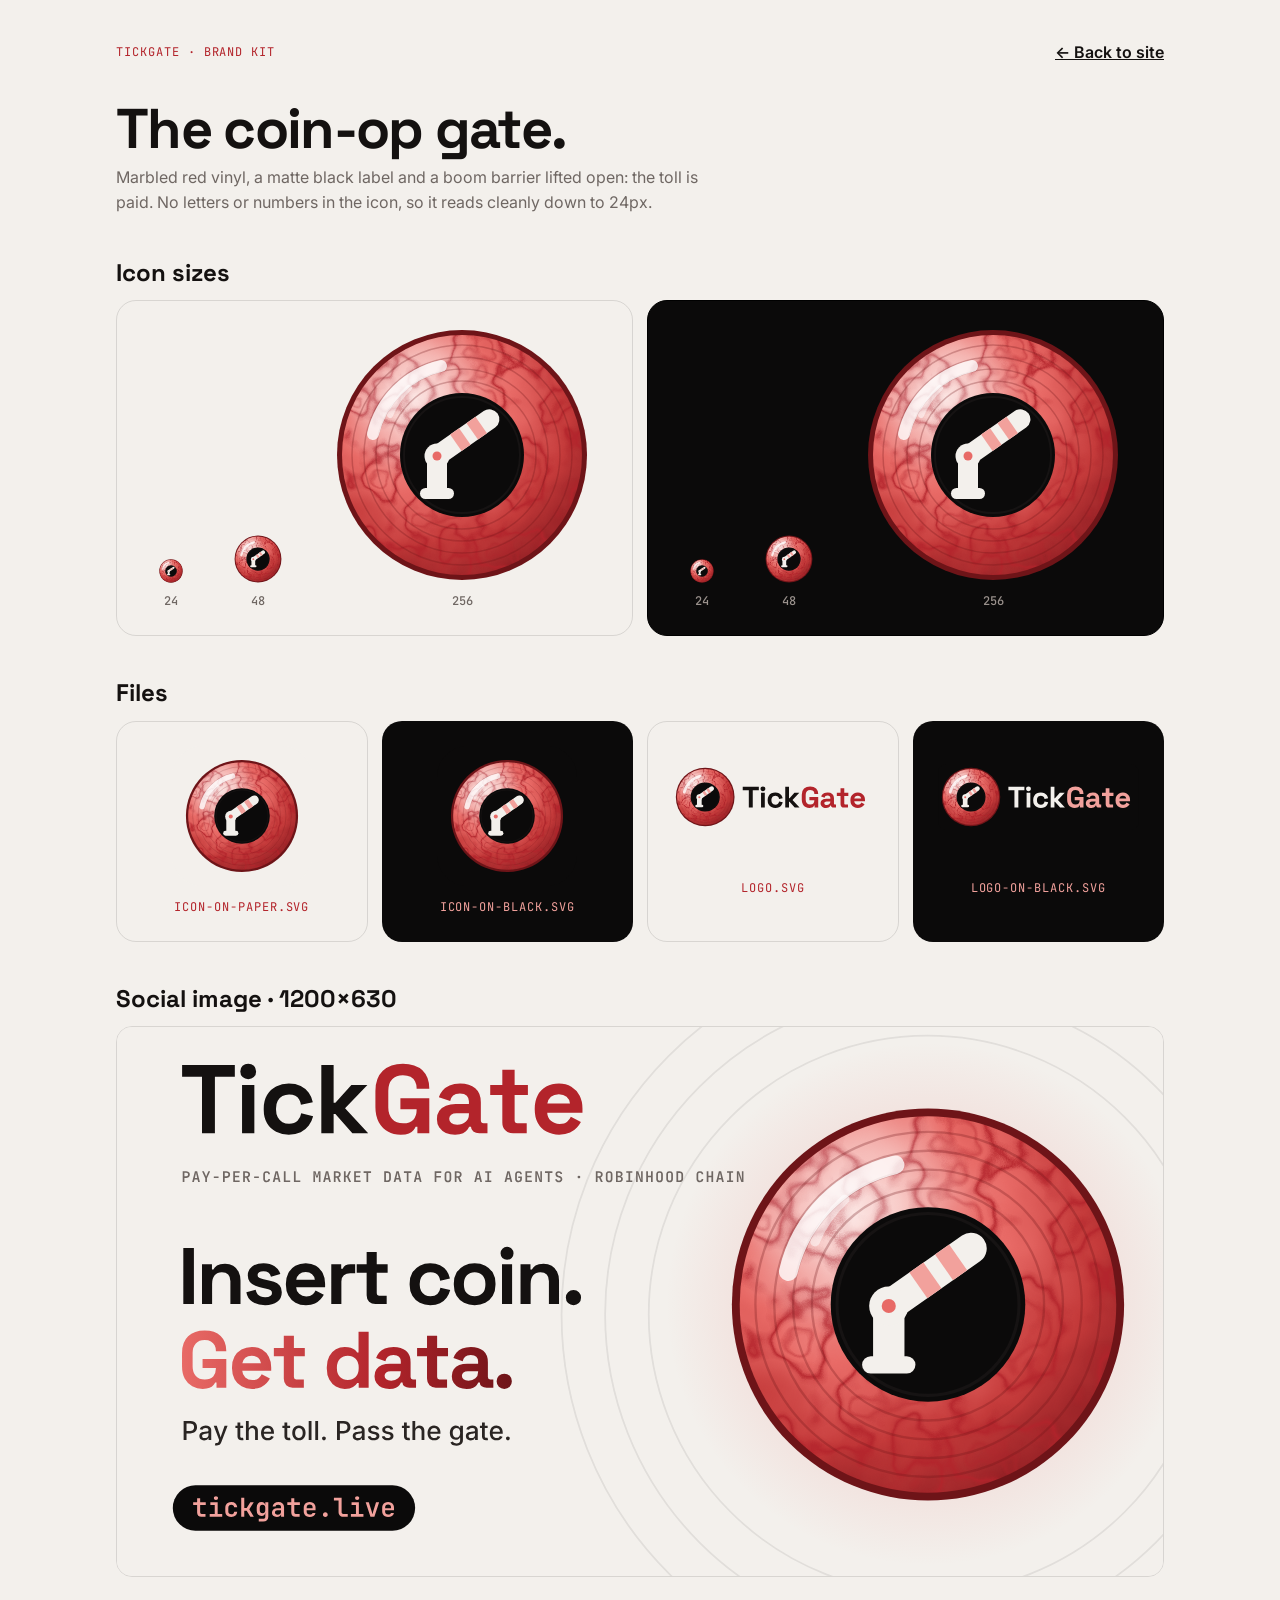
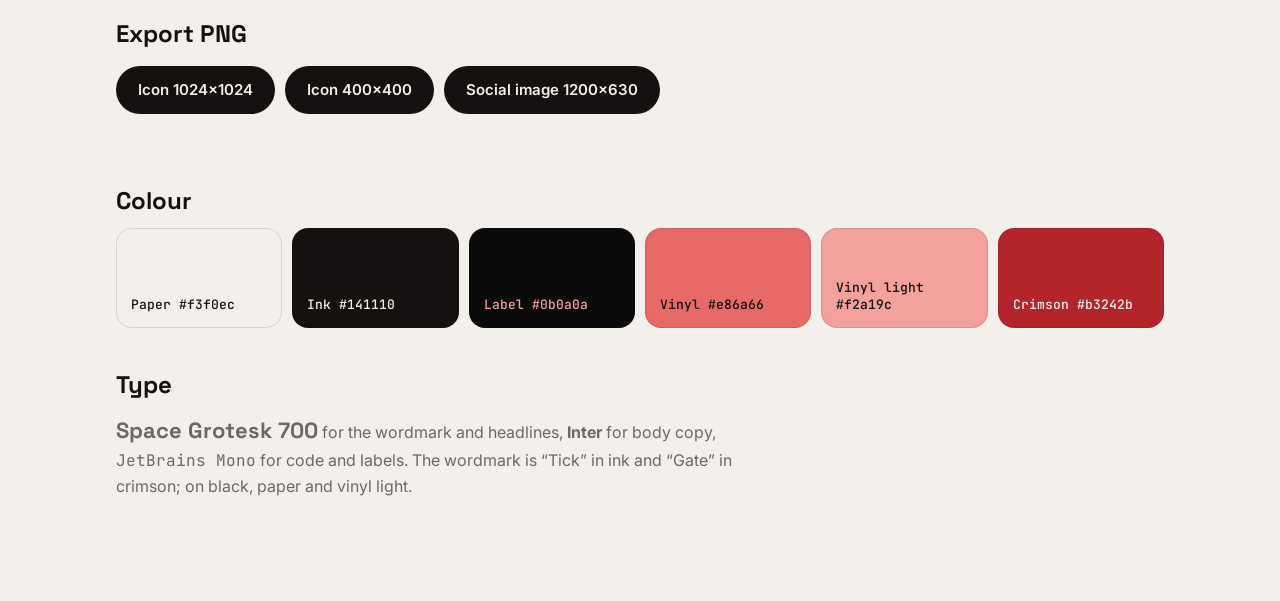
<file: brand/export.html>
<!doctype html>
<html lang="en">
<head>
<meta charset="utf-8">
<meta name="viewport" content="width=device-width,initial-scale=1">
<title>Brand kit · TickGate</title>
<meta name="description" content="TickGate brand kit: the marbled vinyl gate icon, wordmark and social image, with PNG exports.">
<link rel="canonical" href="https://tickgate.live/brand/export.html">
<link rel="icon" href="icon.svg" type="image/svg+xml">
<meta name="robots" content="noindex">
<link rel="preconnect" href="https://fonts.googleapis.com">
<link rel="preconnect" href="https://fonts.gstatic.com" crossorigin>
<link href="https://fonts.googleapis.com/css2?family=Space+Grotesk:wght@500;700&family=Inter:wght@400;600&family=JetBrains+Mono:wght@500&display=swap" rel="stylesheet">
<style>
  :root{--paper:#f3f0ec;--paper-2:#ebe6e0;--ink:#141110;--muted:#6f6763;--label:#0b0a0a;--crimson:#b3242b;--vl:#f2a19c;--line:rgba(20,17,16,.12)}
  *{box-sizing:border-box}
  body{margin:0;background:var(--paper);color:var(--ink);font:16px/1.6 Inter,system-ui,sans-serif}
  main{max-width:1080px;margin:0 auto;padding:40px 16px 80px}
  h1{font:700 clamp(34px,5vw,56px)/1.02 "Space Grotesk",sans-serif;letter-spacing:-.03em;margin:0 0 8px}
  h2{font:700 24px/1.1 "Space Grotesk",sans-serif;margin:44px 0 14px}
  p{color:var(--muted);margin:0 0 22px;max-width:62ch}
  .mono{font-family:"JetBrains Mono",monospace;font-size:12px;letter-spacing:.08em;text-transform:uppercase;color:var(--crimson)}
  .top{display:flex;justify-content:space-between;align-items:center;gap:12px;margin-bottom:34px}
  .top a{font-weight:600;color:var(--ink)}
  .sheet{display:grid;grid-template-columns:repeat(2,minmax(0,1fr));gap:14px}
  .sw{border:1px solid var(--line);border-radius:20px;padding:26px;display:flex;align-items:flex-end;justify-content:space-around;gap:20px;flex-wrap:wrap}
  .sw.dark{background:var(--label);border-color:#000}
  .sw figure{margin:0;display:grid;justify-items:center;gap:10px}
  .sw figcaption{font:500 12px "JetBrains Mono",monospace;color:var(--muted)}
  .sw.dark figcaption{color:#9a918c}
  .grid{display:grid;grid-template-columns:repeat(auto-fit,minmax(240px,1fr));gap:14px}
  .tile{border:1px solid var(--line);border-radius:20px;padding:24px;display:grid;place-items:center;gap:12px;min-height:220px}
  .tile.dark{background:var(--label)}
  .tile img{max-width:100%;height:auto}
  .og{border-radius:16px;border:1px solid var(--line);width:100%;height:auto;display:block}
  .row{display:flex;flex-wrap:wrap;gap:10px;align-items:center;margin-top:18px}
  button{font:600 15px Inter,sans-serif;min-height:48px;padding:0 22px;border-radius:999px;border:0;background:var(--ink);color:var(--paper);cursor:pointer;transition:background .25s,transform .25s}
  button:hover{background:var(--crimson);transform:translateY(-2px)}
  button:focus-visible,a:focus-visible{outline:3px solid var(--crimson);outline-offset:3px}
  .swatches{display:grid;grid-template-columns:repeat(auto-fit,minmax(150px,1fr));gap:10px}
  .chip{border-radius:16px;padding:14px;min-height:100px;display:flex;flex-direction:column;justify-content:flex-end;font:500 13px "JetBrains Mono",monospace;border:1px solid var(--line)}
  #status{font:500 13px "JetBrains Mono",monospace;color:var(--muted);margin-top:12px;min-height:1.4em}
  @media (max-width:700px){.sheet{grid-template-columns:1fr}}
</style>
</head>
<body>
<main>
  <div class="top"><span class="mono">TickGate · brand kit</span><a href="../index.html">← Back to site</a></div>
  <h1>The coin-op gate.</h1>
  <p>Marbled red vinyl, a matte black label and a boom barrier lifted open: the toll is paid. No letters or numbers in the icon, so it reads cleanly down to 24px.</p>

  <h2>Icon sizes</h2>
  <div class="sheet">
    <div class="sw"><figure><img src="icon.svg" width="24" height="24" alt="TickGate icon at 24px on paper"><figcaption>24</figcaption></figure><figure><img src="icon.svg" width="48" height="48" alt="TickGate icon at 48px on paper"><figcaption>48</figcaption></figure><figure><img src="icon.svg" width="256" height="256" alt="TickGate icon at 256px on paper"><figcaption>256</figcaption></figure></div>
    <div class="sw dark"><figure><img src="icon.svg" width="24" height="24" alt="TickGate icon at 24px on black"><figcaption>24</figcaption></figure><figure><img src="icon.svg" width="48" height="48" alt="TickGate icon at 48px on black"><figcaption>48</figcaption></figure><figure><img src="icon.svg" width="256" height="256" alt="TickGate icon at 256px on black"><figcaption>256</figcaption></figure></div>
  </div>

  <h2>Files</h2>
  <div class="grid">
    <div class="tile"><img src="icon-on-paper.svg" width="140" height="140" alt="TickGate app icon on paper"><span class="mono">icon-on-paper.svg</span></div>
    <div class="tile dark"><img src="icon-on-black.svg" width="140" height="140" alt="TickGate app icon on black"><span class="mono" style="color:var(--vl)">icon-on-black.svg</span></div>
    <div class="tile"><img src="logo.svg" width="420" alt="TickGate logo"><span class="mono">logo.svg</span></div>
    <div class="tile dark"><img src="logo-on-black.svg" width="420" alt="TickGate logo on black"><span class="mono" style="color:var(--vl)">logo-on-black.svg</span></div>
  </div>

  <h2>Social image · 1200×630</h2>
  <img class="og" src="og-image.svg" width="1200" height="630" alt="TickGate social image: wordmark, the gate icon, Insert coin. Get data. and tickgate.live">

  <h2>Export PNG</h2>
  <div class="row">
    <button type="button" data-kind="icon" data-size="1024">Icon 1024×1024</button>
    <button type="button" data-kind="icon" data-size="400">Icon 400×400</button>
    <button type="button" data-kind="og" data-size="1200">Social image 1200×630</button>
  </div>
  <div id="status" role="status" aria-live="polite"></div>

  <h2>Colour</h2>
  <div class="swatches">
    <div class="chip" style="background:#f3f0ec">Paper #f3f0ec</div>
    <div class="chip" style="background:#141110;color:#f3f0ec">Ink #141110</div>
    <div class="chip" style="background:#0b0a0a;color:#f2a19c">Label #0b0a0a</div>
    <div class="chip" style="background:#e86a66">Vinyl #e86a66</div>
    <div class="chip" style="background:#f2a19c">Vinyl light #f2a19c</div>
    <div class="chip" style="background:#b3242b;color:#f3f0ec">Crimson #b3242b</div>
  </div>
  <h2>Type</h2>
  <p><strong style="font-family:'Space Grotesk';font-size:22px">Space Grotesk 700</strong> for the wordmark and headlines, <strong>Inter</strong> for body copy, <span style="font-family:'JetBrains Mono'">JetBrains Mono</span> for code and labels. The wordmark is “Tick” in ink and “Gate” in crimson; on black, paper and vinyl light.</p>
</main>
<script>
  // Inlined so the canvas is never tainted (works from file:// too). Wordmarks are outlined paths.
  const SRC = { icon: "<svg xmlns=\"http://www.w3.org/2000/svg\" viewBox=\"0 0 512 512\" width=\"512\" height=\"512\">\n<title>TickGate</title>\n<defs>\n  <radialGradient id=\"tgG\" gradientUnits=\"userSpaceOnUse\" cx=\"164\" cy=\"143\" r=\"400\">\n    <stop offset=\"0\" stop-color=\"#f8c9c4\"/><stop offset=\".18\" stop-color=\"#f2a19c\"/>\n    <stop offset=\".45\" stop-color=\"#e86a66\"/><stop offset=\".75\" stop-color=\"#c43a3a\"/>\n    <stop offset=\"1\" stop-color=\"#8f1d22\"/>\n  </radialGradient>\n  <filter id=\"tgM\" x=\"-10%\" y=\"-10%\" width=\"120%\" height=\"120%\" color-interpolation-filters=\"sRGB\">\n    <feTurbulence type=\"fractalNoise\" baseFrequency=\".012\" numOctaves=\"3\" seed=\"4\" result=\"n\"/>\n    <feDisplacementMap in=\"SourceGraphic\" in2=\"n\" scale=\"70\" xChannelSelector=\"R\" yChannelSelector=\"G\" result=\"w\"/>\n    <feComponentTransfer in=\"n\" result=\"b\"><feFuncR type=\"table\" tableValues=\"0 0 0 0 0 0 0 0 0 .25 1 .2 0 0 .45 0 0 0 0 0 0\"/></feComponentTransfer>\n    <feColorMatrix in=\"b\" type=\"matrix\" values=\"0 0 0 0 .70  0 0 0 0 .14  0 0 0 0 .17  .85 0 0 0 0\" result=\"v\"/>\n    <feComposite in=\"v\" in2=\"SourceAlpha\" operator=\"in\" result=\"vi\"/>\n    <feMerge><feMergeNode in=\"w\"/><feMergeNode in=\"vi\"/></feMerge>\n  </filter>\n  <clipPath id=\"tgC\"><circle cx=\"256\" cy=\"256\" r=\"240\"/></clipPath>\n  <radialGradient id=\"tgH\" cx=\"30%\" cy=\"26%\" r=\"34%\"><stop offset=\"0\" stop-color=\"#fff\" stop-opacity=\".55\"/><stop offset=\"1\" stop-color=\"#fff\" stop-opacity=\"0\"/></radialGradient>\n</defs>\n  <circle cx=\"256\" cy=\"256\" r=\"250\" fill=\"#6e1418\"/>\n  <g clip-path=\"url(#tgC)\">\n    <rect x=\"-80\" y=\"-80\" width=\"672\" height=\"672\" fill=\"url(#tgG)\" filter=\"url(#tgM)\"/>\n    <circle cx=\"256\" cy=\"256\" r=\"240\" fill=\"url(#tgH)\"/>\n    <g fill=\"none\" stroke=\"#6e1418\" stroke-opacity=\".28\" stroke-width=\"3\">\n      <circle cx=\"256\" cy=\"256\" r=\"220\"/><circle cx=\"256\" cy=\"256\" r=\"196\"/><circle cx=\"256\" cy=\"256\" r=\"172\"/><circle cx=\"256\" cy=\"256\" r=\"148\"/>\n    </g>\n  </g>\n  <path d=\"M78 214 A182 182 0 0 1 214 78\" fill=\"none\" stroke=\"#fff\" stroke-opacity=\".78\" stroke-width=\"24\" stroke-linecap=\"round\"/>\n  <path d=\"M112 176 A150 150 0 0 1 150 122\" fill=\"none\" stroke=\"#fff\" stroke-opacity=\".5\" stroke-width=\"12\" stroke-linecap=\"round\"/>\n  <circle cx=\"256\" cy=\"256\" r=\"124\" fill=\"#0b0a0a\"/>\n  <circle cx=\"256\" cy=\"256\" r=\"116\" fill=\"none\" stroke=\"#161313\" stroke-width=\"4\"/>\n  <g class=\"tg-gate\">\n    <rect x=\"186\" y=\"256\" width=\"40\" height=\"80\" rx=\"12\" fill=\"#f3f0ec\"/>\n    <rect x=\"172\" y=\"322\" width=\"68\" height=\"22\" rx=\"11\" fill=\"#f3f0ec\"/>\n    <g transform=\"rotate(-35 206 258)\">\n      <rect x=\"186\" y=\"238\" width=\"168\" height=\"40\" rx=\"20\" fill=\"#f3f0ec\"/>\n      <rect x=\"252\" y=\"238\" width=\"22\" height=\"40\" fill=\"#f2a19c\"/>\n      <rect x=\"292\" y=\"238\" width=\"22\" height=\"40\" fill=\"#f2a19c\"/>\n    </g>\n    <circle cx=\"206\" cy=\"258\" r=\"25\" fill=\"#f3f0ec\"/>\n    <circle cx=\"206\" cy=\"258\" r=\"9\" fill=\"#e86a66\"/>\n  </g>\n</svg>\n", og: "<svg xmlns=\"http://www.w3.org/2000/svg\" viewBox=\"0 0 1200 630\" width=\"1200\" height=\"630\">\n<title>TickGate \u00b7 Insert coin. Get data.</title>\n<defs>\n  <linearGradient id=\"ogType\" x1=\"0\" y1=\"0\" x2=\"1\" y2=\"0\"><stop offset=\"0\" stop-color=\"#e86a66\"/><stop offset=\".6\" stop-color=\"#b3242b\"/><stop offset=\"1\" stop-color=\"#6e1418\"/></linearGradient>\n  <radialGradient id=\"ogGlow\" cx=\"50%\" cy=\"50%\" r=\"50%\"><stop offset=\"0\" stop-color=\"#e86a66\" stop-opacity=\".35\"/><stop offset=\"1\" stop-color=\"#e86a66\" stop-opacity=\"0\"/></radialGradient>\n</defs>\n<rect width=\"1200\" height=\"630\" fill=\"#f3f0ec\"/>\n<g fill=\"none\" stroke=\"#141110\" stroke-opacity=\".08\" stroke-width=\"2\">\n  <circle cx=\"930\" cy=\"330\" r=\"420\"/><circle cx=\"930\" cy=\"330\" r=\"370\"/><circle cx=\"930\" cy=\"330\" r=\"320\"/>\n</g>\n<circle cx=\"930\" cy=\"318\" r=\"300\" fill=\"url(#ogGlow)\"/>\n<g transform=\"translate(700 88) scale(.9)\"><defs>\n  <radialGradient id=\"tgG\" gradientUnits=\"userSpaceOnUse\" cx=\"164\" cy=\"143\" r=\"400\">\n    <stop offset=\"0\" stop-color=\"#f8c9c4\"/><stop offset=\".18\" stop-color=\"#f2a19c\"/>\n    <stop offset=\".45\" stop-color=\"#e86a66\"/><stop offset=\".75\" stop-color=\"#c43a3a\"/>\n    <stop offset=\"1\" stop-color=\"#8f1d22\"/>\n  </radialGradient>\n  <filter id=\"tgM\" x=\"-10%\" y=\"-10%\" width=\"120%\" height=\"120%\" color-interpolation-filters=\"sRGB\">\n    <feTurbulence type=\"fractalNoise\" baseFrequency=\".012\" numOctaves=\"3\" seed=\"4\" result=\"n\"/>\n    <feDisplacementMap in=\"SourceGraphic\" in2=\"n\" scale=\"70\" xChannelSelector=\"R\" yChannelSelector=\"G\" result=\"w\"/>\n    <feComponentTransfer in=\"n\" result=\"b\"><feFuncR type=\"table\" tableValues=\"0 0 0 0 0 0 0 0 0 .25 1 .2 0 0 .45 0 0 0 0 0 0\"/></feComponentTransfer>\n    <feColorMatrix in=\"b\" type=\"matrix\" values=\"0 0 0 0 .70  0 0 0 0 .14  0 0 0 0 .17  .85 0 0 0 0\" result=\"v\"/>\n    <feComposite in=\"v\" in2=\"SourceAlpha\" operator=\"in\" result=\"vi\"/>\n    <feMerge><feMergeNode in=\"w\"/><feMergeNode in=\"vi\"/></feMerge>\n  </filter>\n  <clipPath id=\"tgC\"><circle cx=\"256\" cy=\"256\" r=\"240\"/></clipPath>\n  <radialGradient id=\"tgH\" cx=\"30%\" cy=\"26%\" r=\"34%\"><stop offset=\"0\" stop-color=\"#fff\" stop-opacity=\".55\"/><stop offset=\"1\" stop-color=\"#fff\" stop-opacity=\"0\"/></radialGradient>\n</defs>\n  <circle cx=\"256\" cy=\"256\" r=\"250\" fill=\"#6e1418\"/>\n  <g clip-path=\"url(#tgC)\">\n    <rect x=\"-80\" y=\"-80\" width=\"672\" height=\"672\" fill=\"url(#tgG)\" filter=\"url(#tgM)\"/>\n    <circle cx=\"256\" cy=\"256\" r=\"240\" fill=\"url(#tgH)\"/>\n    <g fill=\"none\" stroke=\"#6e1418\" stroke-opacity=\".28\" stroke-width=\"3\">\n      <circle cx=\"256\" cy=\"256\" r=\"220\"/><circle cx=\"256\" cy=\"256\" r=\"196\"/><circle cx=\"256\" cy=\"256\" r=\"172\"/><circle cx=\"256\" cy=\"256\" r=\"148\"/>\n    </g>\n  </g>\n  <path d=\"M78 214 A182 182 0 0 1 214 78\" fill=\"none\" stroke=\"#fff\" stroke-opacity=\".78\" stroke-width=\"24\" stroke-linecap=\"round\"/>\n  <path d=\"M112 176 A150 150 0 0 1 150 122\" fill=\"none\" stroke=\"#fff\" stroke-opacity=\".5\" stroke-width=\"12\" stroke-linecap=\"round\"/>\n  <circle cx=\"256\" cy=\"256\" r=\"124\" fill=\"#0b0a0a\"/>\n  <circle cx=\"256\" cy=\"256\" r=\"116\" fill=\"none\" stroke=\"#161313\" stroke-width=\"4\"/>\n  <g class=\"tg-gate\">\n    <rect x=\"186\" y=\"256\" width=\"40\" height=\"80\" rx=\"12\" fill=\"#f3f0ec\"/>\n    <rect x=\"172\" y=\"322\" width=\"68\" height=\"22\" rx=\"11\" fill=\"#f3f0ec\"/>\n    <g transform=\"rotate(-35 206 258)\">\n      <rect x=\"186\" y=\"238\" width=\"168\" height=\"40\" rx=\"20\" fill=\"#f3f0ec\"/>\n      <rect x=\"252\" y=\"238\" width=\"22\" height=\"40\" fill=\"#f2a19c\"/>\n      <rect x=\"292\" y=\"238\" width=\"22\" height=\"40\" fill=\"#f2a19c\"/>\n    </g>\n    <circle cx=\"206\" cy=\"258\" r=\"25\" fill=\"#f3f0ec\"/>\n    <circle cx=\"206\" cy=\"258\" r=\"9\" fill=\"#e86a66\"/>\n  </g></g>\n<g transform=\"translate(72 122)\"><path fill=\"#141110\" d=\"M25.536 0.0V-64.96000000000001H2.688V-78.4H63.168V-64.96000000000001H40.32V0.0ZM71.45599999999999 0.0V-55.552H85.568V0.0ZM78.512 -62.048Q74.704 -62.048 72.072 -64.512Q69.44 -66.976 69.44 -71.008Q69.44 -75.04 72.072 -77.504Q74.704 -79.968 78.512 -79.968Q82.43199999999999 -79.968 85.00799999999998 -77.504Q87.58399999999999 -75.04 87.58399999999999 -71.008Q87.58399999999999 -66.976 85.00799999999998 -64.512Q82.43199999999999 -62.048 78.512 -62.048ZM125.10399999999998 1.568Q117.03999999999999 1.568 110.488 -1.792Q103.93599999999999 -5.152 100.12799999999999 -11.536000000000001Q96.32 -17.92 96.32 -26.992V-28.560000000000002Q96.32 -37.632 100.12799999999999 -44.016Q103.93599999999999 -50.4 110.488 -53.760000000000005Q117.03999999999999 -57.120000000000005 125.10399999999998 -57.120000000000005Q133.05599999999998 -57.120000000000005 138.76799999999997 -54.32000000000001Q144.48 -51.52 148.00799999999998 -46.648Q151.536 -41.776 152.656 -35.616L138.992 -32.704Q138.54399999999998 -36.064 136.976 -38.751999999999995Q135.408 -41.44 132.552 -43.007999999999996Q129.696 -44.576 125.44 -44.576Q121.184 -44.576 117.768 -42.728Q114.35199999999999 -40.88 112.392 -37.24Q110.43199999999999 -33.6 110.43199999999999 -28.336000000000002V-27.216Q110.43199999999999 -21.952 112.392 -18.312Q114.35199999999999 -14.672 117.768 -12.824000000000002Q121.184 -10.976 125.44 -10.976Q131.82399999999998 -10.976 135.128 -14.280000000000001Q138.432 -17.584 139.328 -22.96L152.992 -19.712Q151.536 -13.776 148.00799999999998 -8.904Q144.48 -4.032 138.76799999999997 -1.232Q133.05599999999998 1.568 125.10399999999998 1.568ZM162.4 0.0V-78.4H176.512V-35.056H178.528L196.89600000000002 -55.552H215.264L189.61599999999999 -28.672L216.16 0.0H198.01600000000002L178.528 -22.064H176.512V0.0Z\"/><path fill=\"#b3242b\" d=\"M253.34400000000002 1.568Q245.28000000000003 1.568 238.728 -2.072Q232.17600000000002 -5.712 228.312 -12.712Q224.448 -19.712 224.448 -29.792V-48.608000000000004Q224.448 -63.728 232.96 -71.848Q241.472 -79.968 256.03200000000004 -79.968Q270.48 -79.968 278.37600000000003 -72.29599999999999Q286.27200000000005 -64.624 286.27200000000005 -51.52V-51.072H271.712V-51.968Q271.712 -56.112 269.976 -59.472Q268.24 -62.832 264.76800000000003 -64.792Q261.296 -66.752 256.03200000000004 -66.752Q248.192 -66.752 243.71200000000002 -61.936Q239.23200000000003 -57.120000000000005 239.23200000000003 -48.832V-29.568Q239.23200000000003 -21.392 243.71200000000002 -16.408Q248.192 -11.424 256.25600000000003 -11.424Q264.32 -11.424 268.01599999999996 -15.68Q271.712 -19.936 271.712 -26.432000000000002V-27.552H253.12V-40.096000000000004H286.27200000000005V0.0H272.608V-7.5040000000000004H270.592Q269.808 -5.6000000000000005 268.072 -3.4720000000000004Q266.336 -1.344 262.86400000000003 0.11199999999999999Q259.392 1.568 253.34400000000002 1.568ZM315.84000000000003 1.568Q309.904 1.568 305.2 -0.504Q300.496 -2.576 297.752 -6.5520000000000005Q295.00800000000004 -10.528 295.00800000000004 -16.240000000000002Q295.00800000000004 -21.952 297.752 -25.816000000000003Q300.496 -29.68 305.368 -31.64Q310.24 -33.6 316.512 -33.6H331.744V-36.736000000000004Q331.744 -40.656 329.28000000000003 -43.176Q326.81600000000003 -45.696 321.44 -45.696Q316.176 -45.696 313.6 -43.288Q311.024 -40.88 310.24 -37.072L297.248 -41.44Q298.592 -45.696 301.56 -49.224000000000004Q304.528 -52.752 309.512 -54.93600000000001Q314.496 -57.120000000000005 321.664 -57.120000000000005Q332.64 -57.120000000000005 339.024 -51.632000000000005Q345.408 -46.144 345.408 -35.728V-15.008000000000001Q345.408 -11.648 348.544 -11.648H353.024V0.0H343.616Q339.472 0.0 336.784 -2.016Q334.096 -4.032 334.096 -7.392V-7.5040000000000004H331.968Q331.52 -6.16 329.952 -3.976Q328.384 -1.792 325.024 -0.11199999999999999Q321.664 1.568 315.84000000000003 1.568ZM318.30400000000003 -9.856Q324.24 -9.856 327.992 -13.16Q331.744 -16.464 331.744 -21.952V-23.072H317.52Q313.6 -23.072 311.36 -21.392Q309.12 -19.712 309.12 -16.688Q309.12 -13.664 311.472 -11.76Q313.824 -9.856 318.30400000000003 -9.856ZM382.36800000000005 0.0Q376.88000000000005 0.0 373.46400000000006 -3.416Q370.04800000000006 -6.832 370.04800000000006 -12.544V-43.904H356.16V-55.552H370.04800000000006V-72.8H384.16V-55.552H399.39200000000005V-43.904H384.16V-15.008000000000001Q384.16 -11.648 387.29600000000005 -11.648H398.04800000000006V0.0ZM435.232 1.568Q426.944 1.568 420.61600000000004 -1.9600000000000002Q414.28800000000007 -5.488 410.76000000000005 -11.928Q407.232 -18.368000000000002 407.232 -27.104V-28.448Q407.232 -37.184 410.70400000000006 -43.623999999999995Q414.17600000000004 -50.064 420.44800000000004 -53.592Q426.72 -57.120000000000005 435.00800000000004 -57.120000000000005Q443.184 -57.120000000000005 449.232 -53.480000000000004Q455.28000000000003 -49.84 458.64000000000004 -43.400000000000006Q462.00000000000006 -36.96 462.00000000000006 -28.448V-23.632H421.56800000000004Q421.79200000000003 -17.92 425.82400000000007 -14.336000000000002Q429.85600000000005 -10.752 435.68000000000006 -10.752Q441.61600000000004 -10.752 444.41600000000005 -13.328Q447.21600000000007 -15.904 448.672 -19.04L460.208 -12.992Q458.64000000000004 -10.08 455.672 -6.664Q452.70400000000006 -3.248 447.77600000000007 -0.8400000000000001Q442.84800000000007 1.568 435.232 1.568ZM421.68000000000006 -34.160000000000004H447.66400000000004Q447.21600000000007 -38.976 443.80000000000007 -41.888000000000005Q440.384 -44.800000000000004 434.8960000000001 -44.800000000000004Q429.184 -44.800000000000004 425.82400000000007 -41.888000000000005Q422.46400000000006 -38.976 421.68000000000006 -34.160000000000004Z\"/></g>\n<path fill=\"#6f6763\" transform=\"translate(74 178)\" d=\"M1.36 0.0V-12.41H5.474Q6.698 -12.41 7.599 -11.9425Q8.5 -11.475000000000001 9.0015 -10.625Q9.503 -9.775 9.503 -8.619Q9.503 -7.497000000000001 9.0015 -6.6385000000000005Q8.5 -5.78 7.599 -5.3125Q6.698 -4.845000000000001 5.474 -4.845000000000001H3.349V0.0ZM3.349 -6.630000000000001H5.474Q6.392 -6.630000000000001 6.944500000000001 -7.174000000000001Q7.497000000000001 -7.718000000000001 7.497000000000001 -8.619Q7.497000000000001 -9.554 6.944500000000001 -10.089500000000001Q6.392 -10.625 5.474 -10.625H3.349ZM12.223 0.0 15.368 -12.41H17.952L21.097 0.0H19.091L18.36 -3.0770000000000004H14.96L14.246 0.0ZM15.317 -4.7090000000000005H17.986L17.204 -8.16Q17.0 -9.044 16.8555 -9.741Q16.711000000000002 -10.438 16.66 -10.71Q16.609 -10.438 16.473 -9.749500000000001Q16.337 -9.061 16.133000000000003 -8.177000000000001ZM27.234 0.0V-4.539000000000001L23.562 -12.41H25.619L27.693 -7.905Q27.914 -7.429 28.058500000000002 -6.987Q28.203000000000003 -6.545000000000001 28.254 -6.29Q28.305 -6.545000000000001 28.4495 -6.987Q28.594 -7.429 28.798000000000002 -7.905L30.821 -12.41H32.878L29.206000000000003 -4.539000000000001V0.0ZM37.06 -4.7090000000000005V-6.511H42.5V-4.7090000000000005ZM47.6 0.0V-12.41H51.714Q52.938 -12.41 53.839 -11.9425Q54.74 -11.475000000000001 55.2415 -10.625Q55.743 -9.775 55.743 -8.619Q55.743 -7.497000000000001 55.2415 -6.6385000000000005Q54.74 -5.78 53.839 -5.3125Q52.938 -4.845000000000001 51.714 -4.845000000000001H49.589V0.0ZM49.589 -6.630000000000001H51.714Q52.632000000000005 -6.630000000000001 53.1845 -7.174000000000001Q53.737 -7.718000000000001 53.737 -8.619Q53.737 -9.554 53.1845 -10.089500000000001Q52.632000000000005 -10.625 51.714 -10.625H49.589ZM59.347 0.0V-12.41H66.708V-10.676H61.30200000000001V-7.293H66.113V-5.559H61.30200000000001V-1.7340000000000002H66.708V0.0ZM70.72 0.0V-12.41H74.63Q75.837 -12.41 76.7295 -11.9595Q77.622 -11.509 78.11500000000001 -10.6845Q78.608 -9.860000000000001 78.608 -8.755Q78.608 -7.514 77.979 -6.5875Q77.35 -5.6610000000000005 76.279 -5.287000000000001L78.778 0.0H76.551L74.324 -5.015000000000001H72.692V0.0ZM72.692 -6.766000000000001H74.63Q75.531 -6.766000000000001 76.0665 -7.284500000000001Q76.602 -7.803000000000001 76.602 -8.704Q76.602 -9.605 76.0665 -10.132000000000001Q75.531 -10.659 74.63 -10.659H72.692ZM83.3 -4.7090000000000005V-6.511H88.74000000000001V-4.7090000000000005ZM97.64800000000001 0.17Q96.47500000000001 0.17 95.5995 -0.272Q94.724 -0.7140000000000001 94.248 -1.5385Q93.772 -2.363 93.772 -3.4680000000000004V-8.942Q93.772 -10.064 94.248 -10.88Q94.724 -11.696000000000002 95.5995 -12.138000000000002Q96.47500000000001 -12.58 97.64800000000001 -12.58Q98.83800000000001 -12.58 99.69650000000001 -12.1295Q100.555 -11.679 101.031 -10.871500000000001Q101.507 -10.064 101.507 -8.942H99.53500000000001Q99.53500000000001 -9.860000000000001 99.042 -10.3445Q98.549 -10.829 97.64800000000001 -10.829Q96.747 -10.829 96.24549999999999 -10.3445Q95.744 -9.860000000000001 95.744 -8.942V-3.4680000000000004Q95.744 -2.567 96.24549999999999 -2.0740000000000003Q96.747 -1.5810000000000002 97.64800000000001 -1.5810000000000002Q98.549 -1.5810000000000002 99.042 -2.0740000000000003Q99.53500000000001 -2.567 99.53500000000001 -3.4680000000000004H101.507Q101.507 -2.3800000000000003 101.031 -1.5555000000000003Q100.555 -0.7310000000000001 99.69650000000001 -0.2805Q98.83800000000001 0.17 97.64800000000001 0.17ZM104.703 0.0 107.84800000000001 -12.41H110.432L113.57700000000001 0.0H111.57100000000001L110.84 -3.0770000000000004H107.44000000000001L106.72600000000001 0.0ZM107.79700000000001 -4.7090000000000005H110.46600000000001L109.68400000000001 -8.16Q109.48 -9.044 109.3355 -9.741Q109.191 -10.438 109.14 -10.71Q109.08900000000001 -10.438 108.953 -9.749500000000001Q108.81700000000001 -9.061 108.613 -8.177000000000001ZM117.40200000000002 0.0V-12.41H119.391V-1.836H124.72900000000001V0.0ZM128.96200000000002 0.0V-12.41H130.95100000000002V-1.836H136.28900000000002V0.0ZM151.317 0.0V-12.41H153.714L154.938 -8.449Q155.125 -7.871 155.244 -7.3695Q155.363 -6.868 155.414 -6.630000000000001Q155.465 -6.868 155.584 -7.3695Q155.703 -7.871 155.873 -8.449L157.046 -12.41H159.443V0.0H157.573V-4.0120000000000005Q157.573 -4.845000000000001 157.62400000000002 -5.831Q157.675 -6.817 157.75150000000002 -7.82Q157.828 -8.823 157.9215 -9.732500000000002Q158.01500000000001 -10.642000000000001 158.083 -11.305000000000001L156.332 -5.372000000000001H154.462L152.677 -11.305000000000001Q152.762 -10.659 152.84699999999998 -9.7835Q152.932 -8.908000000000001 153.0085 -7.913500000000001Q153.085 -6.9190000000000005 153.13600000000002 -5.916Q153.187 -4.913 153.187 -4.0120000000000005V0.0ZM162.50300000000001 0.0 165.648 -12.41H168.232L171.377 0.0H169.371L168.64000000000001 -3.0770000000000004H165.24L164.526 0.0ZM165.597 -4.7090000000000005H168.266L167.484 -8.16Q167.28 -9.044 167.1355 -9.741Q166.991 -10.438 166.94 -10.71Q166.889 -10.438 166.753 -9.749500000000001Q166.617 -9.061 166.413 -8.177000000000001ZM174.76000000000002 0.0V-12.41H178.67000000000002Q179.877 -12.41 180.7695 -11.9595Q181.662 -11.509 182.155 -10.6845Q182.648 -9.860000000000001 182.648 -8.755Q182.648 -7.514 182.019 -6.5875Q181.39000000000001 -5.6610000000000005 180.31900000000002 -5.287000000000001L182.818 0.0H180.591L178.364 -5.015000000000001H176.732V0.0ZM176.732 -6.766000000000001H178.67000000000002Q179.571 -6.766000000000001 180.10649999999998 -7.284500000000001Q180.642 -7.803000000000001 180.642 -8.704Q180.642 -9.605 180.10649999999998 -10.132000000000001Q179.571 -10.659 178.67000000000002 -10.659H176.732ZM186.32000000000002 0.0V-12.41H188.309V-7.3100000000000005H189.856L192.304 -12.41H194.446L191.607 -6.460000000000001L194.59900000000002 0.0H192.372L189.839 -5.525H188.309V0.0ZM198.067 0.0V-12.41H205.428V-10.676H200.02200000000002V-7.293H204.833V-5.559H200.02200000000002V-1.7340000000000002H205.428V0.0ZM212.19400000000002 0.0V-10.591000000000001H208.89600000000002V-12.427000000000001H217.464V-10.591000000000001H214.16600000000003V0.0ZM232.543 0.0V-12.41H236.11300000000003Q237.371 -12.41 238.28050000000002 -11.934000000000001Q239.19000000000003 -11.458 239.70000000000002 -10.5995Q240.21 -9.741000000000001 240.21 -8.568000000000001V-3.8590000000000004Q240.21 -2.6860000000000004 239.70000000000002 -1.8190000000000002Q239.19000000000003 -0.9520000000000001 238.28050000000002 -0.47600000000000003Q237.371 0.0 236.11300000000003 0.0ZM234.532 -1.8190000000000002H236.11300000000003Q237.09900000000002 -1.8190000000000002 237.66000000000003 -2.363Q238.221 -2.907 238.221 -3.8590000000000004V-8.568000000000001Q238.221 -9.503 237.66000000000003 -10.047Q237.09900000000002 -10.591000000000001 236.11300000000003 -10.591000000000001H234.532ZM243.42300000000003 0.0 246.568 -12.41H249.15200000000002L252.29700000000003 0.0H250.29100000000003L249.56000000000003 -3.0770000000000004H246.16000000000003L245.44600000000003 0.0ZM246.51700000000002 -4.7090000000000005H249.186L248.40400000000002 -8.16Q248.20000000000002 -9.044 248.05550000000002 -9.741Q247.91100000000003 -10.438 247.86 -10.71Q247.80900000000003 -10.438 247.673 -9.749500000000001Q247.537 -9.061 247.33300000000003 -8.177000000000001ZM258.434 0.0V-10.591000000000001H255.13600000000002V-12.427000000000001H263.704V-10.591000000000001H260.406V0.0ZM266.543 0.0 269.688 -12.41H272.272L275.417 0.0H273.411L272.68 -3.0770000000000004H269.28L268.566 0.0ZM269.637 -4.7090000000000005H272.306L271.524 -8.16Q271.32 -9.044 271.1755 -9.741Q271.031 -10.438 270.98 -10.71Q270.929 -10.438 270.793 -9.749500000000001Q270.657 -9.061 270.453 -8.177000000000001ZM290.428 0.0V-12.427000000000001H298.044V-10.591000000000001H292.366V-7.072000000000001H297.602V-5.236000000000001H292.4V0.0ZM305.66 0.17Q304.487 0.17 303.62850000000003 -0.272Q302.77 -0.7140000000000001 302.311 -1.5385Q301.852 -2.363 301.852 -3.4680000000000004V-8.942Q301.852 -10.064 302.311 -10.88Q302.77 -11.696000000000002 303.62850000000003 -12.138000000000002Q304.487 -12.58 305.66 -12.58Q306.85 -12.58 307.70000000000005 -12.138000000000002Q308.55 -11.696000000000002 309.009 -10.88Q309.468 -10.064 309.468 -8.942V-3.4680000000000004Q309.468 -2.363 309.009 -1.5385Q308.55 -0.7140000000000001 307.70000000000005 -0.272Q306.85 0.17 305.66 0.17ZM305.66 -1.5810000000000002Q306.561 -1.5810000000000002 307.0285 -2.0740000000000003Q307.496 -2.567 307.496 -3.4680000000000004V-8.942Q307.496 -9.860000000000001 307.0285 -10.3445Q306.561 -10.829 305.66 -10.829Q304.759 -10.829 304.29150000000004 -10.3445Q303.824 -9.860000000000001 303.824 -8.942V-3.4680000000000004Q303.824 -2.567 304.3 -2.0740000000000003Q304.776 -1.5810000000000002 305.66 -1.5810000000000002ZM313.48 0.0V-12.41H317.39Q318.597 -12.41 319.4895 -11.9595Q320.382 -11.509 320.875 -10.6845Q321.368 -9.860000000000001 321.368 -8.755Q321.368 -7.514 320.73900000000003 -6.5875Q320.11 -5.6610000000000005 319.039 -5.287000000000001L321.538 0.0H319.311L317.084 -5.015000000000001H315.452V0.0ZM315.452 -6.766000000000001H317.39Q318.291 -6.766000000000001 318.8265 -7.284500000000001Q319.362 -7.803000000000001 319.362 -8.704Q319.362 -9.605 318.8265 -10.132000000000001Q318.291 -10.659 317.39 -10.659H315.452ZM335.903 0.0 339.048 -12.41H341.632L344.777 0.0H342.771L342.04 -3.0770000000000004H338.64L337.926 0.0ZM338.997 -4.7090000000000005H341.666L340.884 -8.16Q340.68 -9.044 340.5355 -9.741Q340.391 -10.438 340.34000000000003 -10.71Q340.289 -10.438 340.153 -9.749500000000001Q340.017 -9.061 339.813 -8.177000000000001ZM348.398 0.0V-1.7510000000000001H350.897V-10.659H348.398V-12.41H355.402V-10.659H352.903V-1.7510000000000001H355.402V0.0ZM370.583 0.0 373.728 -12.41H376.312L379.457 0.0H377.451L376.72 -3.0770000000000004H373.32L372.606 0.0ZM373.677 -4.7090000000000005H376.346L375.564 -8.16Q375.36 -9.044 375.2155 -9.741Q375.071 -10.438 375.02000000000004 -10.71Q374.969 -10.438 374.83299999999997 -9.749500000000001Q374.697 -9.061 374.493 -8.177000000000001ZM386.648 0.17Q385.475 0.17 384.59950000000003 -0.272Q383.72400000000005 -0.7140000000000001 383.24800000000005 -1.5385Q382.772 -2.363 382.772 -3.4680000000000004V-8.942Q382.772 -10.064 383.24800000000005 -10.88Q383.72400000000005 -11.696000000000002 384.59950000000003 -12.138000000000002Q385.475 -12.58 386.648 -12.58Q387.838 -12.58 388.6965 -12.1295Q389.555 -11.679 390.031 -10.871500000000001Q390.507 -10.064 390.507 -8.942H388.535Q388.535 -9.860000000000001 388.04200000000003 -10.3445Q387.54900000000004 -10.829 386.648 -10.829Q385.747 -10.829 385.2455 -10.3445Q384.744 -9.860000000000001 384.744 -8.942V-3.4680000000000004Q384.744 -2.567 385.2455 -2.0655Q385.747 -1.564 386.648 -1.564Q387.54900000000004 -1.564 388.04200000000003 -2.0655Q388.535 -2.567 388.535 -3.4850000000000003V-4.7940000000000005H386.308V-6.5280000000000005H390.507V-3.4680000000000004Q390.507 -2.363 390.031 -1.5470000000000002Q389.555 -0.7310000000000001 388.6965 -0.2805Q387.838 0.17 386.648 0.17ZM394.58700000000005 0.0V-12.41H401.94800000000004V-10.676H396.54200000000003V-7.293H401.353V-5.559H396.54200000000003V-1.7340000000000002H401.94800000000004V0.0ZM405.90900000000005 0.0V-12.41H408.357L411.89300000000003 -2.244Q411.85900000000004 -2.754 411.7995 -3.4595000000000002Q411.74 -4.165 411.706 -4.9215Q411.672 -5.678000000000001 411.672 -6.273000000000001V-12.41H413.49100000000004V0.0H411.043L407.524 -10.166Q407.57500000000005 -9.707 407.61750000000006 -9.027000000000001Q407.66 -8.347000000000001 407.694 -7.624500000000001Q407.728 -6.902 407.728 -6.29V0.0ZM420.274 0.0V-10.591000000000001H416.976V-12.427000000000001H425.54400000000004V-10.591000000000001H422.24600000000004V0.0ZM432.85400000000004 0.17Q431.596 0.17 430.678 -0.255Q429.76000000000005 -0.68 429.2585 -1.4620000000000002Q428.757 -2.244 428.757 -3.298H430.72900000000004Q430.72900000000004 -2.499 431.307 -2.04Q431.88500000000005 -1.5810000000000002 432.88800000000003 -1.5810000000000002Q433.82300000000004 -1.5810000000000002 434.367 -2.0315000000000003Q434.911 -2.482 434.911 -3.281Q434.911 -3.9440000000000004 434.53700000000003 -4.4285000000000005Q434.163 -4.913 433.466 -5.083L431.97 -5.508Q430.559 -5.899 429.79400000000004 -6.859500000000001Q429.02900000000005 -7.82 429.02900000000005 -9.146Q429.02900000000005 -10.200000000000001 429.4965000000001 -10.965Q429.96400000000006 -11.73 430.82250000000005 -12.1635Q431.68100000000004 -12.597000000000001 432.85400000000004 -12.597000000000001Q434.622 -12.597000000000001 435.659 -11.6705Q436.696 -10.744000000000002 436.713 -9.197000000000001H434.72400000000005Q434.72400000000005 -9.962000000000002 434.23100000000005 -10.404Q433.73800000000006 -10.846 432.83700000000005 -10.846Q431.97 -10.846 431.4855 -10.4295Q431.00100000000003 -10.013 431.00100000000003 -9.282Q431.00100000000003 -8.602 431.36650000000003 -8.126000000000001Q431.732 -7.65 432.41200000000003 -7.446000000000001L433.959 -7.0040000000000004Q435.37 -6.630000000000001 436.1265 -5.678000000000001Q436.88300000000004 -4.726 436.88300000000004 -3.349Q436.88300000000004 -2.2950000000000004 436.3815000000001 -1.5045000000000002Q435.88000000000005 -0.7140000000000001 434.97900000000004 -0.272Q434.07800000000003 0.17 432.85400000000004 0.17ZM455.94000000000005 -4.352Q455.22600000000006 -4.352 454.80950000000007 -4.7685Q454.39300000000003 -5.1850000000000005 454.39300000000003 -5.882000000000001Q454.39300000000003 -6.596 454.80950000000007 -7.021000000000001Q455.22600000000006 -7.446000000000001 455.94000000000005 -7.446000000000001Q456.65400000000005 -7.446000000000001 457.07050000000004 -7.021000000000001Q457.487 -6.596 457.487 -5.882000000000001Q457.487 -5.1850000000000005 457.07050000000004 -4.7685Q456.65400000000005 -4.352 455.94000000000005 -4.352ZM475.32000000000005 0.0V-12.41H479.23Q480.437 -12.41 481.32950000000005 -11.9595Q482.22200000000004 -11.509 482.71500000000003 -10.6845Q483.208 -9.860000000000001 483.208 -8.755Q483.208 -7.514 482.57900000000006 -6.5875Q481.95000000000005 -5.6610000000000005 480.879 -5.287000000000001L483.37800000000004 0.0H481.151L478.92400000000004 -5.015000000000001H477.29200000000003V0.0ZM477.29200000000003 -6.766000000000001H479.23Q480.13100000000003 -6.766000000000001 480.66650000000004 -7.284500000000001Q481.20200000000006 -7.803000000000001 481.20200000000006 -8.704Q481.20200000000006 -9.605 480.66650000000004 -10.132000000000001Q480.13100000000003 -10.659 479.23 -10.659H477.29200000000003ZM490.62000000000006 0.17Q489.44700000000006 0.17 488.58850000000007 -0.272Q487.73 -0.7140000000000001 487.271 -1.5385Q486.812 -2.363 486.812 -3.4680000000000004V-8.942Q486.812 -10.064 487.271 -10.88Q487.73 -11.696000000000002 488.58850000000007 -12.138000000000002Q489.44700000000006 -12.58 490.62000000000006 -12.58Q491.81000000000006 -12.58 492.6600000000001 -12.138000000000002Q493.51000000000005 -11.696000000000002 493.96900000000005 -10.88Q494.42800000000005 -10.064 494.42800000000005 -8.942V-3.4680000000000004Q494.42800000000005 -2.363 493.96900000000005 -1.5385Q493.51000000000005 -0.7140000000000001 492.6600000000001 -0.272Q491.81000000000006 0.17 490.62000000000006 0.17ZM490.62000000000006 -1.5810000000000002Q491.521 -1.5810000000000002 491.98850000000004 -2.0740000000000003Q492.456 -2.567 492.456 -3.4680000000000004V-8.942Q492.456 -9.860000000000001 491.98850000000004 -10.3445Q491.521 -10.829 490.62000000000006 -10.829Q489.71900000000005 -10.829 489.2515000000001 -10.3445Q488.78400000000005 -9.860000000000001 488.78400000000005 -8.942V-3.4680000000000004Q488.78400000000005 -2.567 489.26000000000005 -2.0740000000000003Q489.73600000000005 -1.5810000000000002 490.62000000000006 -1.5810000000000002ZM498.45700000000005 0.0V-12.41H502.18000000000006Q503.96500000000003 -12.41 505.00200000000007 -11.56Q506.03900000000004 -10.71 506.03900000000004 -9.214Q506.03900000000004 -8.381 505.6650000000001 -7.7605Q505.29100000000005 -7.140000000000001 504.64500000000004 -6.800000000000001Q503.999 -6.460000000000001 503.16600000000005 -6.460000000000001V-6.579000000000001Q504.08400000000006 -6.596 504.7895000000001 -6.239000000000001Q505.49500000000006 -5.882000000000001 505.903 -5.1850000000000005Q506.31100000000004 -4.488 506.31100000000004 -3.519Q506.31100000000004 -2.4480000000000004 505.83500000000004 -1.6490000000000002Q505.35900000000004 -0.8500000000000001 504.48350000000005 -0.42500000000000004Q503.60800000000006 0.0 502.40100000000007 0.0ZM500.37800000000004 -1.683H502.26500000000004Q503.21700000000004 -1.683 503.778 -2.193Q504.33900000000006 -2.7030000000000003 504.33900000000006 -3.604Q504.33900000000006 -4.522 503.778 -5.0745000000000005Q503.21700000000004 -5.627000000000001 502.26500000000004 -5.627000000000001H500.37800000000004ZM500.37800000000004 -7.259H502.16300000000007Q503.047 -7.259 503.54850000000005 -7.726500000000001Q504.05000000000007 -8.194 504.05000000000007 -8.993Q504.05000000000007 -9.809000000000001 503.54850000000005 -10.268Q503.047 -10.727 502.18000000000006 -10.727H500.37800000000004ZM510.23800000000006 0.0V-1.7510000000000001H512.7370000000001V-10.659H510.23800000000006V-12.41H517.2420000000001V-10.659H514.743V-1.7510000000000001H517.2420000000001V0.0ZM521.509 0.0V-12.41H523.957L527.493 -2.244Q527.4590000000001 -2.754 527.3995 -3.4595000000000002Q527.34 -4.165 527.306 -4.9215Q527.272 -5.678000000000001 527.272 -6.273000000000001V-12.41H529.091V0.0H526.643L523.124 -10.166Q523.1750000000001 -9.707 523.2175 -9.027000000000001Q523.26 -8.347000000000001 523.2940000000001 -7.624500000000001Q523.3280000000001 -6.902 523.3280000000001 -6.29V0.0ZM533.137 0.0V-12.41H535.126V-7.344H538.5939999999999V-12.41H540.583V0.0H538.5939999999999V-5.508H535.126V0.0ZM548.42 0.17Q547.247 0.17 546.3885 -0.272Q545.53 -0.7140000000000001 545.0709999999999 -1.5385Q544.612 -2.363 544.612 -3.4680000000000004V-8.942Q544.612 -10.064 545.0709999999999 -10.88Q545.53 -11.696000000000002 546.3885 -12.138000000000002Q547.247 -12.58 548.42 -12.58Q549.6099999999999 -12.58 550.4599999999999 -12.138000000000002Q551.31 -11.696000000000002 551.769 -10.88Q552.228 -10.064 552.228 -8.942V-3.4680000000000004Q552.228 -2.363 551.769 -1.5385Q551.31 -0.7140000000000001 550.4599999999999 -0.272Q549.6099999999999 0.17 548.42 0.17ZM548.42 -1.5810000000000002Q549.3209999999999 -1.5810000000000002 549.7884999999999 -2.0740000000000003Q550.256 -2.567 550.256 -3.4680000000000004V-8.942Q550.256 -9.860000000000001 549.7884999999999 -10.3445Q549.3209999999999 -10.829 548.42 -10.829Q547.5189999999999 -10.829 547.0514999999999 -10.3445Q546.584 -9.860000000000001 546.584 -8.942V-3.4680000000000004Q546.584 -2.567 547.06 -2.0740000000000003Q547.536 -1.5810000000000002 548.42 -1.5810000000000002ZM559.9799999999999 0.17Q558.8069999999999 0.17 557.9485 -0.272Q557.0899999999999 -0.7140000000000001 556.6309999999999 -1.5385Q556.1719999999999 -2.363 556.1719999999999 -3.4680000000000004V-8.942Q556.1719999999999 -10.064 556.6309999999999 -10.88Q557.0899999999999 -11.696000000000002 557.9485 -12.138000000000002Q558.8069999999999 -12.58 559.9799999999999 -12.58Q561.1699999999998 -12.58 562.0199999999999 -12.138000000000002Q562.8699999999999 -11.696000000000002 563.329 -10.88Q563.7879999999999 -10.064 563.7879999999999 -8.942V-3.4680000000000004Q563.7879999999999 -2.363 563.329 -1.5385Q562.8699999999999 -0.7140000000000001 562.0199999999999 -0.272Q561.1699999999998 0.17 559.9799999999999 0.17ZM559.9799999999999 -1.5810000000000002Q560.8809999999999 -1.5810000000000002 561.3484999999998 -2.0740000000000003Q561.8159999999999 -2.567 561.8159999999999 -3.4680000000000004V-8.942Q561.8159999999999 -9.860000000000001 561.3484999999998 -10.3445Q560.8809999999999 -10.829 559.9799999999999 -10.829Q559.0789999999998 -10.829 558.6114999999999 -10.3445Q558.1439999999999 -9.860000000000001 558.1439999999999 -8.942V-3.4680000000000004Q558.1439999999999 -2.567 558.6199999999999 -2.0740000000000003Q559.0959999999999 -1.5810000000000002 559.9799999999999 -1.5810000000000002ZM567.7829999999998 0.0V-12.41H571.3529999999998Q572.6109999999999 -12.41 573.5204999999999 -11.934000000000001Q574.4299999999998 -11.458 574.9399999999998 -10.5995Q575.4499999999998 -9.741000000000001 575.4499999999998 -8.568000000000001V-3.8590000000000004Q575.4499999999998 -2.6860000000000004 574.9399999999998 -1.8190000000000002Q574.4299999999998 -0.9520000000000001 573.5204999999999 -0.47600000000000003Q572.6109999999999 0.0 571.3529999999998 0.0ZM569.7719999999998 -1.8190000000000002H571.3529999999998Q572.3389999999998 -1.8190000000000002 572.8999999999999 -2.363Q573.4609999999998 -2.907 573.4609999999998 -3.8590000000000004V-8.568000000000001Q573.4609999999998 -9.503 572.8999999999999 -10.047Q572.3389999999998 -10.591000000000001 571.3529999999998 -10.591000000000001H569.7719999999998ZM594.7279999999997 0.17Q593.5549999999997 0.17 592.6794999999997 -0.272Q591.8039999999997 -0.7140000000000001 591.3279999999997 -1.5385Q590.8519999999997 -2.363 590.8519999999997 -3.4680000000000004V-8.942Q590.8519999999997 -10.064 591.3279999999997 -10.88Q591.8039999999997 -11.696000000000002 592.6794999999997 -12.138000000000002Q593.5549999999997 -12.58 594.7279999999997 -12.58Q595.9179999999997 -12.58 596.7764999999997 -12.1295Q597.6349999999998 -11.679 598.1109999999998 -10.871500000000001Q598.5869999999998 -10.064 598.5869999999998 -8.942H596.6149999999997Q596.6149999999997 -9.860000000000001 596.1219999999996 -10.3445Q595.6289999999997 -10.829 594.7279999999997 -10.829Q593.8269999999998 -10.829 593.3254999999997 -10.3445Q592.8239999999997 -9.860000000000001 592.8239999999997 -8.942V-3.4680000000000004Q592.8239999999997 -2.567 593.3254999999997 -2.0740000000000003Q593.8269999999998 -1.5810000000000002 594.7279999999997 -1.5810000000000002Q595.6289999999997 -1.5810000000000002 596.1219999999996 -2.0740000000000003Q596.6149999999997 -2.567 596.6149999999997 -3.4680000000000004H598.5869999999998Q598.5869999999998 -2.3800000000000003 598.1109999999998 -1.5555000000000003Q597.6349999999998 -0.7310000000000001 596.7764999999997 -0.2805Q595.9179999999997 0.17 594.7279999999997 0.17ZM602.4969999999996 0.0V-12.41H604.4859999999996V-7.344H607.9539999999996V-12.41H609.9429999999996V0.0H607.9539999999996V-5.508H604.4859999999996V0.0ZM613.3429999999996 0.0 616.4879999999996 -12.41H619.0719999999997L622.2169999999996 0.0H620.2109999999996L619.4799999999996 -3.0770000000000004H616.0799999999996L615.3659999999996 0.0ZM616.4369999999996 -4.7090000000000005H619.1059999999997L618.3239999999996 -8.16Q618.1199999999997 -9.044 617.9754999999996 -9.741Q617.8309999999996 -10.438 617.7799999999996 -10.71Q617.7289999999996 -10.438 617.5929999999996 -9.749500000000001Q617.4569999999997 -9.061 617.2529999999996 -8.177000000000001ZM625.8379999999995 0.0V-1.7510000000000001H628.3369999999995V-10.659H625.8379999999995V-12.41H632.8419999999995V-10.659H630.3429999999995V-1.7510000000000001H632.8419999999995V0.0ZM637.1089999999995 0.0V-12.41H639.5569999999994L643.0929999999995 -2.244Q643.0589999999995 -2.754 642.9994999999994 -3.4595000000000002Q642.9399999999995 -4.165 642.9059999999995 -4.9215Q642.8719999999995 -5.678000000000001 642.8719999999995 -6.273000000000001V-12.41H644.6909999999995V0.0H642.2429999999995L638.7239999999995 -10.166Q638.7749999999995 -9.707 638.8174999999994 -9.027000000000001Q638.8599999999994 -8.347000000000001 638.8939999999996 -7.624500000000001Q638.9279999999995 -6.902 638.9279999999995 -6.29V0.0Z\"/>\n<g transform=\"translate(70 318)\"><path fill=\"#141110\" d=\"M6.072 0.0V-64.4H18.216V0.0ZM27.508000000000003 0.0V-45.632H38.916V-39.652H40.572Q41.676 -42.044 44.712 -44.206Q47.748000000000005 -46.368 53.912000000000006 -46.368Q59.248000000000005 -46.368 63.25 -43.93Q67.252 -41.492 69.46000000000001 -37.214Q71.668 -32.936 71.668 -27.232V0.0H60.07600000000001V-26.312Q60.07600000000001 -31.464 57.54600000000001 -34.04Q55.016000000000005 -36.616 50.324 -36.616Q44.988 -36.616 42.044 -33.074Q39.1 -29.532 39.1 -23.184V0.0ZM99.91199999999999 1.288Q90.988 1.288 85.28399999999999 -2.5759999999999996Q79.58 -6.4399999999999995 78.384 -13.616L89.056 -16.376Q89.69999999999999 -13.156 91.21799999999999 -11.315999999999999Q92.73599999999999 -9.475999999999999 94.99 -8.693999999999999Q97.244 -7.912 99.91199999999999 -7.912Q103.96 -7.912 105.892 -9.338Q107.824 -10.764 107.824 -12.879999999999999Q107.824 -14.996 105.984 -16.146Q104.14399999999999 -17.296 100.096 -18.032L97.52 -18.492Q92.73599999999999 -19.412 88.78 -21.022Q84.824 -22.631999999999998 82.43199999999999 -25.483999999999998Q80.03999999999999 -28.336 80.03999999999999 -32.844Q80.03999999999999 -39.652 85.008 -43.286Q89.976 -46.92 98.072 -46.92Q105.708 -46.92 110.768 -43.516000000000005Q115.828 -40.112 117.392 -34.592L106.62799999999999 -31.28Q105.892 -34.775999999999996 103.638 -36.248Q101.384 -37.72 98.072 -37.72Q94.75999999999999 -37.72 93.012 -36.57Q91.264 -35.42 91.264 -33.396Q91.264 -31.188 93.10399999999998 -30.13Q94.94399999999999 -29.072 98.072 -28.52L100.648 -28.06Q105.8 -27.14 109.98599999999999 -25.622Q114.172 -24.104 116.61 -21.298000000000002Q119.048 -18.492 119.048 -13.708Q119.048 -6.532 113.85 -2.622Q108.65199999999999 1.288 99.91199999999999 1.288ZM146.74 1.288Q139.932 1.288 134.73399999999998 -1.6099999999999999Q129.536 -4.508 126.638 -9.798Q123.74 -15.088 123.74 -22.264V-23.368Q123.74 -30.544 126.59199999999998 -35.834Q129.444 -41.124 134.596 -44.022000000000006Q139.748 -46.92 146.55599999999998 -46.92Q153.272 -46.92 158.24 -43.93Q163.208 -40.94 165.96800000000002 -35.65Q168.728 -30.36 168.728 -23.368V-19.412H135.516Q135.7 -14.719999999999999 139.012 -11.776Q142.32399999999998 -8.832 147.108 -8.832Q151.98399999999998 -8.832 154.284 -10.948Q156.584 -13.064 157.78 -15.64L167.256 -10.672Q165.968 -8.28 163.52999999999997 -5.474Q161.09199999999998 -2.668 157.04399999999998 -0.6900000000000001Q152.99599999999998 1.288 146.74 1.288ZM135.608 -28.06H156.952Q156.584 -32.016 153.778 -34.408Q150.97199999999998 -36.8 146.464 -36.8Q141.772 -36.8 139.012 -34.408Q136.252 -32.016 135.608 -28.06ZM175.81199999999998 0.0V-45.632H187.21999999999997V-40.48H188.87599999999998Q189.88799999999998 -43.24 192.23399999999998 -44.528000000000006Q194.57999999999998 -45.816 197.70799999999997 -45.816H203.22799999999998V-35.512H197.524Q193.10799999999998 -35.512 190.25599999999997 -33.166Q187.404 -30.82 187.404 -25.944V0.0ZM226.504 0.0Q221.996 0.0 219.19 -2.806Q216.38400000000001 -5.612 216.38400000000001 -10.304V-36.064H204.976V-45.632H216.38400000000001V-59.8H227.976V-45.632H240.488V-36.064H227.976V-12.328Q227.976 -9.568 230.552 -9.568H239.38400000000001V0.0ZM289.34 1.288Q282.716 1.288 277.334 -1.472Q271.952 -4.232 268.824 -9.475999999999999Q265.696 -14.719999999999999 265.696 -22.172V-23.46Q265.696 -30.912 268.824 -36.156Q271.952 -41.4 277.334 -44.16Q282.716 -46.92 289.34 -46.92Q295.872 -46.92 300.56399999999996 -44.620000000000005Q305.256 -42.32 308.154 -38.318Q311.052 -34.316 311.972 -29.256L300.748 -26.864Q300.38 -29.624 299.092 -31.832Q297.804 -34.04 295.45799999999997 -35.328Q293.112 -36.616 289.616 -36.616Q286.12 -36.616 283.31399999999996 -35.098Q280.508 -33.58 278.898 -30.589999999999996Q277.288 -27.599999999999998 277.288 -23.276V-22.355999999999998Q277.288 -18.032 278.898 -15.042Q280.508 -12.052 283.31399999999996 -10.533999999999999Q286.12 -9.016 289.616 -9.016Q294.86 -9.016 297.574 -11.73Q300.288 -14.443999999999999 301.024 -18.86L312.248 -16.192Q311.052 -11.315999999999999 308.154 -7.313999999999999Q305.256 -3.312 300.56399999999996 -1.012Q295.872 1.288 289.34 1.288ZM340.308 1.288Q333.5 1.288 328.072 -1.472Q322.644 -4.232 319.516 -9.475999999999999Q316.38800000000003 -14.719999999999999 316.38800000000003 -22.08V-23.552Q316.38800000000003 -30.912 319.516 -36.156Q322.644 -41.4 328.072 -44.16Q333.5 -46.92 340.308 -46.92Q347.116 -46.92 352.544 -44.16Q357.972 -41.4 361.1 -36.156Q364.228 -30.912 364.228 -23.552V-22.08Q364.228 -14.719999999999999 361.1 -9.475999999999999Q357.972 -4.232 352.544 -1.472Q347.116 1.288 340.308 1.288ZM340.308 -9.016Q345.644 -9.016 349.14 -12.466000000000001Q352.636 -15.916 352.636 -22.355999999999998V-23.276Q352.636 -29.716 349.18600000000004 -33.166Q345.736 -36.616 340.308 -36.616Q334.972 -36.616 331.476 -33.166Q327.98 -29.716 327.98 -23.276V-22.355999999999998Q327.98 -15.916 331.476 -12.466000000000001Q334.972 -9.016 340.308 -9.016ZM371.68 0.0V-45.632H383.272V0.0ZM377.476 -50.967999999999996Q374.348 -50.967999999999996 372.18600000000004 -52.992Q370.024 -55.016 370.024 -58.327999999999996Q370.024 -61.64 372.18600000000004 -63.664Q374.348 -65.688 377.476 -65.688Q380.69599999999997 -65.688 382.812 -63.664Q384.928 -61.64 384.928 -58.327999999999996Q384.928 -55.016 382.812 -52.992Q380.69599999999997 -50.967999999999996 377.476 -50.967999999999996ZM392.932 0.0V-45.632H404.34000000000003V-39.652H405.99600000000004Q407.1 -42.044 410.136 -44.206Q413.172 -46.368 419.336 -46.368Q424.672 -46.368 428.67400000000004 -43.93Q432.67600000000004 -41.492 434.884 -37.214Q437.09200000000004 -32.936 437.09200000000004 -27.232V0.0H425.5V-26.312Q425.5 -31.464 422.97 -34.04Q420.44 -36.616 415.74800000000005 -36.616Q410.41200000000003 -36.616 407.468 -33.074Q404.524 -29.532 404.524 -23.184V0.0ZM453.744 1.288Q449.97200000000004 1.288 447.442 -1.15Q444.91200000000003 -3.588 444.91200000000003 -7.452Q444.91200000000003 -11.315999999999999 447.442 -13.754Q449.97200000000004 -16.192 453.744 -16.192Q457.42400000000004 -16.192 459.908 -13.754Q462.392 -11.315999999999999 462.392 -7.452Q462.392 -3.588 459.908 -1.15Q457.42400000000004 1.288 453.744 1.288Z\"/></g>\n<g transform=\"translate(70 414)\"><path fill=\"url(#ogType)\" d=\"M28.336 1.288Q21.712 1.288 16.33 -1.702Q10.948 -4.692 7.774 -10.442Q4.6 -16.192 4.6 -24.472V-39.928Q4.6 -52.348 11.591999999999999 -59.018Q18.584 -65.688 30.544 -65.688Q42.412 -65.688 48.897999999999996 -59.385999999999996Q55.384 -53.083999999999996 55.384 -42.32V-41.952H43.424V-42.688Q43.424 -46.092 41.998000000000005 -48.852000000000004Q40.572 -51.612 37.72 -53.222Q34.868 -54.832 30.544 -54.832Q24.104 -54.832 20.424 -50.876000000000005Q16.744 -46.92 16.744 -40.112V-24.288Q16.744 -17.572 20.424 -13.478Q24.104 -9.384 30.727999999999998 -9.384Q37.352 -9.384 40.388 -12.88Q43.424 -16.376 43.424 -21.712V-22.631999999999998H28.152V-32.936H55.384V0.0H44.16V-6.164H42.504Q41.86 -4.6 40.434 -2.852Q39.008 -1.104 36.156000000000006 0.09199999999999997Q33.304 1.288 28.336 1.288ZM84.916 1.288Q78.108 1.288 72.91 -1.6099999999999999Q67.712 -4.508 64.814 -9.798Q61.916 -15.088 61.916 -22.264V-23.368Q61.916 -30.544 64.768 -35.834Q67.62 -41.124 72.77199999999999 -44.022000000000006Q77.92399999999999 -46.92 84.732 -46.92Q91.44800000000001 -46.92 96.416 -43.93Q101.38399999999999 -40.94 104.14399999999999 -35.65Q106.904 -30.36 106.904 -23.368V-19.412H73.692Q73.876 -14.719999999999999 77.188 -11.776Q80.5 -8.832 85.28399999999999 -8.832Q90.16 -8.832 92.46 -10.948Q94.75999999999999 -13.064 95.95599999999999 -15.64L105.43199999999999 -10.672Q104.144 -8.28 101.706 -5.474Q99.268 -2.668 95.22 -0.6900000000000001Q91.172 1.288 84.916 1.288ZM73.78399999999999 -28.06H95.128Q94.75999999999999 -32.016 91.954 -34.408Q89.148 -36.8 84.64 -36.8Q79.948 -36.8 77.18799999999999 -34.408Q74.428 -32.016 73.78399999999999 -28.06ZM131.468 0.0Q126.96000000000001 0.0 124.154 -2.806Q121.348 -5.612 121.348 -10.304V-36.064H109.94V-45.632H121.348V-59.8H132.94V-45.632H145.452V-36.064H132.94V-12.328Q132.94 -9.568 135.516 -9.568H144.348V0.0ZM191.268 1.288Q185.84 1.288 181.102 -1.4259999999999997Q176.364 -4.14 173.512 -9.384Q170.66 -14.628 170.66 -22.08V-23.552Q170.66 -31.003999999999998 173.512 -36.248Q176.364 -41.492 181.05599999999998 -44.206Q185.748 -46.92 191.268 -46.92Q195.408 -46.92 198.214 -45.954Q201.01999999999998 -44.988 202.76799999999997 -43.516Q204.516 -42.044 205.436 -40.388H207.09199999999998V-64.4H218.684V0.0H207.276V-5.52H205.62Q204.05599999999998 -2.944 200.79 -0.828Q197.524 1.288 191.268 1.288ZM194.764 -8.832Q200.1 -8.832 203.688 -12.282Q207.276 -15.732 207.276 -22.355999999999998V-23.276Q207.276 -29.9 203.734 -33.349999999999994Q200.192 -36.8 194.764 -36.8Q189.428 -36.8 185.84 -33.349999999999994Q182.252 -29.9 182.252 -23.276V-22.355999999999998Q182.252 -15.732 185.84 -12.282Q189.428 -8.832 194.764 -8.832ZM242.512 1.288Q237.636 1.288 233.772 -0.41400000000000003Q229.908 -2.116 227.654 -5.382Q225.4 -8.648 225.4 -13.34Q225.4 -18.032 227.654 -21.206Q229.908 -24.38 233.91 -25.99Q237.912 -27.599999999999998 243.064 -27.599999999999998H255.576V-30.176Q255.576 -33.396 253.552 -35.466Q251.528 -37.536 247.112 -37.536Q242.788 -37.536 240.672 -35.558Q238.55599999999998 -33.58 237.912 -30.451999999999998L227.24 -34.04Q228.344 -37.536 230.78199999999998 -40.434Q233.22 -43.332 237.314 -45.126000000000005Q241.408 -46.92 247.296 -46.92Q256.312 -46.92 261.55600000000004 -42.412Q266.8 -37.903999999999996 266.8 -29.348V-12.328Q266.8 -9.568 269.376 -9.568H273.056V0.0H265.328Q261.924 0.0 259.716 -1.656Q257.508 -3.312 257.508 -6.072V-6.164H255.76Q255.392 -5.06 254.10399999999998 -3.266Q252.816 -1.472 250.05599999999998 -0.09199999999999997Q247.296 1.288 242.512 1.288ZM244.536 -8.096Q249.412 -8.096 252.494 -10.809999999999999Q255.576 -13.524 255.576 -18.032V-18.951999999999998H243.892Q240.672 -18.951999999999998 238.832 -17.572Q236.992 -16.192 236.992 -13.708Q236.992 -11.224 238.92399999999998 -9.66Q240.856 -8.096 244.536 -8.096ZM295.78000000000003 0.0Q291.272 0.0 288.466 -2.806Q285.66 -5.612 285.66 -10.304V-36.064H274.252V-45.632H285.66V-59.8H297.252V-45.632H309.764V-36.064H297.252V-12.328Q297.252 -9.568 299.82800000000003 -9.568H308.66V0.0ZM331.2 1.288Q326.32399999999996 1.288 322.46 -0.41400000000000003Q318.596 -2.116 316.342 -5.382Q314.08799999999997 -8.648 314.08799999999997 -13.34Q314.08799999999997 -18.032 316.342 -21.206Q318.596 -24.38 322.59799999999996 -25.99Q326.59999999999997 -27.599999999999998 331.752 -27.599999999999998H344.264V-30.176Q344.264 -33.396 342.24 -35.466Q340.216 -37.536 335.79999999999995 -37.536Q331.476 -37.536 329.36 -35.558Q327.24399999999997 -33.58 326.59999999999997 -30.451999999999998L315.928 -34.04Q317.032 -37.536 319.46999999999997 -40.434Q321.90799999999996 -43.332 326.00199999999995 -45.126000000000005Q330.096 -46.92 335.984 -46.92Q345.0 -46.92 350.244 -42.412Q355.488 -37.903999999999996 355.488 -29.348V-12.328Q355.488 -9.568 358.06399999999996 -9.568H361.74399999999997V0.0H354.01599999999996Q350.61199999999997 0.0 348.404 -1.656Q346.19599999999997 -3.312 346.19599999999997 -6.072V-6.164H344.448Q344.08 -5.06 342.792 -3.266Q341.50399999999996 -1.472 338.74399999999997 -0.09199999999999997Q335.984 1.288 331.2 1.288ZM333.224 -8.096Q338.09999999999997 -8.096 341.182 -10.809999999999999Q344.264 -13.524 344.264 -18.032V-18.951999999999998H332.58Q329.36 -18.951999999999998 327.52 -17.572Q325.68 -16.192 325.68 -13.708Q325.68 -11.224 327.61199999999997 -9.66Q329.544 -8.096 333.224 -8.096ZM374.348 1.288Q370.576 1.288 368.04600000000005 -1.15Q365.516 -3.588 365.516 -7.452Q365.516 -11.315999999999999 368.04600000000005 -13.754Q370.576 -16.192 374.348 -16.192Q378.028 -16.192 380.512 -13.754Q382.996 -11.315999999999999 382.996 -7.452Q382.996 -3.588 380.512 -1.15Q378.028 1.288 374.348 1.288Z\"/></g>\n<g transform=\"translate(74 474)\"><path fill=\"#2a2523\" d=\"M2.4169921875 0.0V-21.826171875H10.2392578125Q12.7587890625 -21.826171875 14.443359375 -20.888671875Q16.1279296875 -19.951171875 16.962890625 -18.3544921875Q17.7978515625 -16.7578125 17.7978515625 -14.736328125Q17.7978515625 -12.71484375 16.95556640625 -11.11083984375Q16.11328125 -9.5068359375 14.4287109375 -8.57666015625Q12.744140625 -7.646484375 10.2099609375 -7.646484375H4.86328125V-10.4736328125H9.8876953125Q11.4990234375 -10.4736328125 12.4951171875 -11.0302734375Q13.4912109375 -11.5869140625 13.95263671875 -12.5537109375Q14.4140625 -13.5205078125 14.4140625 -14.736328125Q14.4140625 -15.966796875 13.95263671875 -16.92626953125Q13.4912109375 -17.8857421875 12.48779296875 -18.427734375Q11.484375 -18.9697265625 9.8583984375 -18.9697265625H5.7568359375V0.0ZM26.0009765625 0.3662109375Q24.4482421875 0.3662109375 23.1884765625 -0.21240234375Q21.9287109375 -0.791015625 21.1962890625 -1.904296875Q20.4638671875 -3.017578125 20.4638671875 -4.62890625Q20.4638671875 -6.0205078125 20.99853515625 -6.9140625Q21.533203125 -7.8076171875 22.44873046875 -8.3349609375Q23.3642578125 -8.8623046875 24.48486328125 -9.1259765625Q25.60546875 -9.3896484375 26.7626953125 -9.521484375Q28.212890625 -9.697265625 29.12109375 -9.80712890625Q30.029296875 -9.9169921875 30.46142578125 -10.17333984375Q30.8935546875 -10.4296875 30.8935546875 -11.0009765625V-11.0888671875Q30.8935546875 -12.01171875 30.5419921875 -12.6416015625Q30.1904296875 -13.271484375 29.49462890625 -13.61572265625Q28.798828125 -13.9599609375 27.7587890625 -13.9599609375Q26.689453125 -13.9599609375 25.92041015625 -13.63037109375Q25.1513671875 -13.30078125 24.67529296875 -12.7880859375Q24.19921875 -12.275390625 23.96484375 -11.71875L20.9326171875 -12.509765625Q21.4892578125 -13.974609375 22.529296875 -14.8681640625Q23.5693359375 -15.76171875 24.9169921875 -16.171875Q26.2646484375 -16.58203125 27.7001953125 -16.58203125Q28.6962890625 -16.58203125 29.8095703125 -16.34765625Q30.9228515625 -16.11328125 31.904296875 -15.498046875Q32.8857421875 -14.8828125 33.5009765625 -13.76953125Q34.1162109375 -12.65625 34.1162109375 -10.869140625V0.0H30.99609375V-2.2412109375H30.8349609375Q30.5126953125 -1.611328125 29.8828125 -1.0107421875Q29.2529296875 -0.41015625 28.29345703125 -0.02197265625Q27.333984375 0.3662109375 26.0009765625 0.3662109375ZM26.71875 -2.2265625Q28.037109375 -2.2265625 28.974609375 -2.7392578125Q29.912109375 -3.251953125 30.41015625 -4.1015625Q30.908203125 -4.951171875 30.908203125 -5.9033203125V-7.998046875Q30.732421875 -7.822265625 30.24169921875 -7.68310546875Q29.7509765625 -7.5439453125 29.12109375 -7.43408203125Q28.4912109375 -7.32421875 27.9052734375 -7.2509765625Q27.3193359375 -7.177734375 26.9384765625 -7.1337890625Q26.0302734375 -7.0166015625 25.27587890625 -6.73828125Q24.521484375 -6.4599609375 24.07470703125 -5.947265625Q23.6279296875 -5.4345703125 23.6279296875 -4.5849609375Q23.6279296875 -3.80859375 24.03076171875 -3.28125Q24.43359375 -2.75390625 25.1220703125 -2.490234375Q25.810546875 -2.2265625 26.71875 -2.2265625ZM38.232421875 5.888671875 39.0234375 3.2666015625 39.3896484375 3.3544921875Q40.224609375 3.57421875 40.89111328125 3.4716796875Q41.5576171875 3.369140625 42.04833984375 2.84912109375Q42.5390625 2.3291015625 42.83203125 1.2744140625L43.18359375 0.0732421875L36.9580078125 -16.376953125H40.4443359375L43.681640625 -7.0751953125Q44.2236328125 -5.5224609375 44.58251953125 -3.984375Q44.94140625 -2.4462890625 45.3662109375 -0.9228515625H44.3701171875Q44.794921875 -2.4462890625 45.18310546875 -3.99169921875Q45.5712890625 -5.537109375 46.11328125 -7.0751953125L49.4091796875 -16.376953125H52.8662109375L45.7470703125 2.2705078125Q45.2490234375 3.5888671875 44.52392578125 4.4677734375Q43.798828125 5.3466796875 42.802734375 5.79345703125Q41.806640625 6.240234375 40.48828125 6.240234375Q39.7265625 6.240234375 39.1259765625 6.13037109375Q38.525390625 6.0205078125 38.232421875 5.888671875ZM70.7080078125 -16.376953125V-13.7548828125H61.8310546875V-16.376953125ZM64.21875 -20.2734375H67.44140625V-4.423828125Q67.44140625 -3.4423828125 67.85888671875 -2.98095703125Q68.2763671875 -2.51953125 69.228515625 -2.51953125Q69.4775390625 -2.51953125 69.8876953125 -2.578125Q70.2978515625 -2.63671875 70.5908203125 -2.6953125L71.162109375 -0.1171875Q70.6494140625 0.05859375 70.0634765625 0.13916015625Q69.4775390625 0.2197265625 68.90625 0.2197265625Q66.6796875 0.2197265625 65.44921875 -0.93017578125Q64.21875 -2.080078125 64.21875 -4.16015625ZM77.138671875 -9.697265625V0.0H73.916015625V-21.826171875H77.109375V-12.36328125H76.6845703125Q77.40234375 -14.560546875 78.7646484375 -15.5712890625Q80.126953125 -16.58203125 82.060546875 -16.58203125Q83.73046875 -16.58203125 84.98291015625 -15.87890625Q86.2353515625 -15.17578125 86.93115234375 -13.80615234375Q87.626953125 -12.4365234375 87.626953125 -10.400390625V0.0H84.404296875V-10.0048828125Q84.404296875 -11.77734375 83.4814453125 -12.7734375Q82.55859375 -13.76953125 80.947265625 -13.76953125Q79.86328125 -13.76953125 78.9990234375 -13.29345703125Q78.134765625 -12.8173828125 77.63671875 -11.9091796875Q77.138671875 -11.0009765625 77.138671875 -9.697265625ZM99.0234375 0.3369140625Q96.6064453125 0.3369140625 94.8486328125 -0.703125Q93.0908203125 -1.7431640625 92.14599609375 -3.6328125Q91.201171875 -5.5224609375 91.201171875 -8.0712890625Q91.201171875 -10.5908203125 92.13134765625 -12.509765625Q93.0615234375 -14.4287109375 94.7607421875 -15.50537109375Q96.4599609375 -16.58203125 98.7451171875 -16.58203125Q100.1513671875 -16.58203125 101.455078125 -16.12060546875Q102.7587890625 -15.6591796875 103.798828125 -14.677734375Q104.8388671875 -13.6962890625 105.44677734375 -12.13623046875Q106.0546875 -10.576171875 106.0546875 -8.349609375V-7.20703125H93.0029296875V-9.609375H104.3994140625L102.890625 -8.818359375Q102.890625 -10.3271484375 102.421875 -11.47705078125Q101.953125 -12.626953125 101.03759765625 -13.271484375Q100.1220703125 -13.916015625 98.7451171875 -13.916015625Q97.3828125 -13.916015625 96.416015625 -13.2568359375Q95.44921875 -12.59765625 94.94384765625 -11.52099609375Q94.4384765625 -10.4443359375 94.4384765625 -9.169921875V-7.529296875Q94.4384765625 -5.8447265625 95.01708984375 -4.68017578125Q95.595703125 -3.515625 96.6357421875 -2.92236328125Q97.67578125 -2.3291015625 99.052734375 -2.3291015625Q99.9609375 -2.3291015625 100.693359375 -2.58544921875Q101.42578125 -2.841796875 101.96044921875 -3.36181640625Q102.4951171875 -3.8818359375 102.7734375 -4.6435546875L105.8056640625 -3.92578125Q105.41015625 -2.666015625 104.47998046875 -1.69921875Q103.5498046875 -0.732421875 102.16552734375 -0.19775390625Q100.78125 0.3369140625 99.0234375 0.3369140625ZM124.5849609375 -16.376953125V-13.7548828125H115.7080078125V-16.376953125ZM118.095703125 -20.2734375H121.318359375V-4.423828125Q121.318359375 -3.4423828125 121.73583984375 -2.98095703125Q122.1533203125 -2.51953125 123.10546875 -2.51953125Q123.3544921875 -2.51953125 123.7646484375 -2.578125Q124.1748046875 -2.63671875 124.4677734375 -2.6953125L125.0390625 -0.1171875Q124.5263671875 0.05859375 123.9404296875 0.13916015625Q123.3544921875 0.2197265625 122.783203125 0.2197265625Q120.556640625 0.2197265625 119.326171875 -0.93017578125Q118.095703125 -2.080078125 118.095703125 -4.16015625ZM134.677734375 0.3369140625Q132.3779296875 0.3369140625 130.65673828125 -0.7177734375Q128.935546875 -1.7724609375 127.9833984375 -3.6767578125Q127.03125 -5.5810546875 127.03125 -8.1005859375Q127.03125 -10.6494140625 127.9833984375 -12.56103515625Q128.935546875 -14.47265625 130.65673828125 -15.52734375Q132.3779296875 -16.58203125 134.677734375 -16.58203125Q136.9921875 -16.58203125 138.71337890625 -15.52734375Q140.4345703125 -14.47265625 141.38671875 -12.56103515625Q142.3388671875 -10.6494140625 142.3388671875 -8.1005859375Q142.3388671875 -5.5810546875 141.38671875 -3.6767578125Q140.4345703125 -1.7724609375 138.71337890625 -0.7177734375Q136.9921875 0.3369140625 134.677734375 0.3369140625ZM134.677734375 -2.3876953125Q136.171875 -2.3876953125 137.14599609375 -3.17138671875Q138.1201171875 -3.955078125 138.59619140625 -5.25146484375Q139.072265625 -6.5478515625 139.072265625 -8.1005859375Q139.072265625 -9.66796875 138.59619140625 -10.97900390625Q138.1201171875 -12.2900390625 137.14599609375 -13.07373046875Q136.171875 -13.857421875 134.677734375 -13.857421875Q133.1982421875 -13.857421875 132.2314453125 -13.07373046875Q131.2646484375 -12.2900390625 130.78857421875 -10.986328125Q130.3125 -9.6826171875 130.3125 -8.1005859375Q130.3125 -6.5478515625 130.78857421875 -5.25146484375Q131.2646484375 -3.955078125 132.2314453125 -3.17138671875Q133.1982421875 -2.3876953125 134.677734375 -2.3876953125ZM149.1357421875 -21.826171875V0.0H145.9130859375V-21.826171875ZM156.6943359375 -21.826171875V0.0H153.4716796875V-21.826171875ZM163.41796875 0.2197265625Q162.509765625 0.2197265625 161.8798828125 -0.41015625Q161.25 -1.0400390625 161.25 -1.93359375Q161.25 -2.841796875 161.8798828125 -3.46435546875Q162.509765625 -4.0869140625 163.41796875 -4.0869140625Q164.3115234375 -4.0869140625 164.94140625 -3.46435546875Q165.5712890625 -2.841796875 165.5712890625 -1.93359375Q165.5712890625 -1.0400390625 164.94140625 -0.41015625Q164.3115234375 0.2197265625 163.41796875 0.2197265625ZM178.3740234375 0.0V-21.826171875H186.1962890625Q188.7158203125 -21.826171875 190.400390625 -20.888671875Q192.0849609375 -19.951171875 192.919921875 -18.3544921875Q193.7548828125 -16.7578125 193.7548828125 -14.736328125Q193.7548828125 -12.71484375 192.91259765625 -11.11083984375Q192.0703125 -9.5068359375 190.3857421875 -8.57666015625Q188.701171875 -7.646484375 186.1669921875 -7.646484375H180.8203125V-10.4736328125H185.8447265625Q187.4560546875 -10.4736328125 188.4521484375 -11.0302734375Q189.4482421875 -11.5869140625 189.90966796875 -12.5537109375Q190.37109375 -13.5205078125 190.37109375 -14.736328125Q190.37109375 -15.966796875 189.90966796875 -16.92626953125Q189.4482421875 -17.8857421875 188.44482421875 -18.427734375Q187.44140625 -18.9697265625 185.8154296875 -18.9697265625H181.7138671875V0.0ZM201.9580078125 0.3662109375Q200.4052734375 0.3662109375 199.1455078125 -0.21240234375Q197.8857421875 -0.791015625 197.1533203125 -1.904296875Q196.4208984375 -3.017578125 196.4208984375 -4.62890625Q196.4208984375 -6.0205078125 196.95556640625 -6.9140625Q197.490234375 -7.8076171875 198.40576171875 -8.3349609375Q199.3212890625 -8.8623046875 200.44189453125 -9.1259765625Q201.5625 -9.3896484375 202.7197265625 -9.521484375Q204.169921875 -9.697265625 205.078125 -9.80712890625Q205.986328125 -9.9169921875 206.41845703125 -10.17333984375Q206.8505859375 -10.4296875 206.8505859375 -11.0009765625V-11.0888671875Q206.8505859375 -12.01171875 206.4990234375 -12.6416015625Q206.1474609375 -13.271484375 205.45166015625 -13.61572265625Q204.755859375 -13.9599609375 203.7158203125 -13.9599609375Q202.646484375 -13.9599609375 201.87744140625 -13.63037109375Q201.1083984375 -13.30078125 200.63232421875 -12.7880859375Q200.15625 -12.275390625 199.921875 -11.71875L196.8896484375 -12.509765625Q197.4462890625 -13.974609375 198.486328125 -14.8681640625Q199.5263671875 -15.76171875 200.8740234375 -16.171875Q202.2216796875 -16.58203125 203.6572265625 -16.58203125Q204.6533203125 -16.58203125 205.7666015625 -16.34765625Q206.8798828125 -16.11328125 207.861328125 -15.498046875Q208.8427734375 -14.8828125 209.4580078125 -13.76953125Q210.0732421875 -12.65625 210.0732421875 -10.869140625V0.0H206.953125V-2.2412109375H206.7919921875Q206.4697265625 -1.611328125 205.83984375 -1.0107421875Q205.2099609375 -0.41015625 204.25048828125 -0.02197265625Q203.291015625 0.3662109375 201.9580078125 0.3662109375ZM202.67578125 -2.2265625Q203.994140625 -2.2265625 204.931640625 -2.7392578125Q205.869140625 -3.251953125 206.3671875 -4.1015625Q206.865234375 -4.951171875 206.865234375 -5.9033203125V-7.998046875Q206.689453125 -7.822265625 206.19873046875 -7.68310546875Q205.7080078125 -7.5439453125 205.078125 -7.43408203125Q204.4482421875 -7.32421875 203.8623046875 -7.2509765625Q203.2763671875 -7.177734375 202.8955078125 -7.1337890625Q201.9873046875 -7.0166015625 201.23291015625 -6.73828125Q200.478515625 -6.4599609375 200.03173828125 -5.947265625Q199.5849609375 -5.4345703125 199.5849609375 -4.5849609375Q199.5849609375 -3.80859375 199.98779296875 -3.28125Q200.390625 -2.75390625 201.0791015625 -2.490234375Q201.767578125 -2.2265625 202.67578125 -2.2265625ZM220.283203125 0.3369140625Q218.5107421875 0.3369140625 217.12646484375 -0.17578125Q215.7421875 -0.6884765625 214.85595703125 -1.69189453125Q213.9697265625 -2.6953125 213.6767578125 -4.1455078125L216.708984375 -4.775390625Q217.0458984375 -3.5009765625 217.96875 -2.8857421875Q218.8916015625 -2.2705078125 220.3125 -2.2705078125Q221.865234375 -2.2705078125 222.7880859375 -2.92236328125Q223.7109375 -3.57421875 223.7109375 -4.482421875Q223.7109375 -5.2734375 223.14697265625 -5.7861328125Q222.5830078125 -6.298828125 221.4111328125 -6.5478515625L218.6572265625 -7.177734375Q216.3720703125 -7.6904296875 215.2587890625 -8.818359375Q214.1455078125 -9.9462890625 214.1455078125 -11.7041015625Q214.1455078125 -13.1689453125 214.9658203125 -14.267578125Q215.7861328125 -15.3662109375 217.20703125 -15.97412109375Q218.6279296875 -16.58203125 220.48828125 -16.58203125Q222.2607421875 -16.58203125 223.5205078125 -16.0693359375Q224.7802734375 -15.556640625 225.56396484375 -14.6337890625Q226.34765625 -13.7109375 226.6845703125 -12.4951171875L223.798828125 -11.865234375Q223.4912109375 -12.7294921875 222.7294921875 -13.38134765625Q221.9677734375 -14.033203125 220.517578125 -14.033203125Q219.1845703125 -14.033203125 218.291015625 -13.4326171875Q217.3974609375 -12.83203125 217.3974609375 -11.9091796875Q217.3974609375 -11.0888671875 217.99072265625 -10.58349609375Q218.583984375 -10.078125 219.931640625 -9.7705078125L222.568359375 -9.1845703125Q224.8388671875 -8.671875 225.9375 -7.5732421875Q227.0361328125 -6.474609375 227.0361328125 -4.7607421875Q227.0361328125 -3.2666015625 226.17919921875 -2.11669921875Q225.322265625 -0.966796875 223.80615234375 -0.31494140625Q222.2900390625 0.3369140625 220.283203125 0.3369140625ZM236.4404296875 0.3369140625Q234.66796875 0.3369140625 233.28369140625 -0.17578125Q231.8994140625 -0.6884765625 231.01318359375 -1.69189453125Q230.126953125 -2.6953125 229.833984375 -4.1455078125L232.8662109375 -4.775390625Q233.203125 -3.5009765625 234.1259765625 -2.8857421875Q235.048828125 -2.2705078125 236.4697265625 -2.2705078125Q238.0224609375 -2.2705078125 238.9453125 -2.92236328125Q239.8681640625 -3.57421875 239.8681640625 -4.482421875Q239.8681640625 -5.2734375 239.30419921875 -5.7861328125Q238.740234375 -6.298828125 237.568359375 -6.5478515625L234.814453125 -7.177734375Q232.529296875 -7.6904296875 231.416015625 -8.818359375Q230.302734375 -9.9462890625 230.302734375 -11.7041015625Q230.302734375 -13.1689453125 231.123046875 -14.267578125Q231.943359375 -15.3662109375 233.3642578125 -15.97412109375Q234.78515625 -16.58203125 236.6455078125 -16.58203125Q238.41796875 -16.58203125 239.677734375 -16.0693359375Q240.9375 -15.556640625 241.72119140625 -14.6337890625Q242.5048828125 -13.7109375 242.841796875 -12.4951171875L239.9560546875 -11.865234375Q239.6484375 -12.7294921875 238.88671875 -13.38134765625Q238.125 -14.033203125 236.6748046875 -14.033203125Q235.341796875 -14.033203125 234.4482421875 -13.4326171875Q233.5546875 -12.83203125 233.5546875 -11.9091796875Q233.5546875 -11.0888671875 234.14794921875 -10.58349609375Q234.7412109375 -10.078125 236.0888671875 -9.7705078125L238.7255859375 -9.1845703125Q240.99609375 -8.671875 242.0947265625 -7.5732421875Q243.193359375 -6.474609375 243.193359375 -4.7607421875Q243.193359375 -3.2666015625 242.33642578125 -2.11669921875Q241.4794921875 -0.966796875 239.96337890625 -0.31494140625Q238.447265625 0.3369140625 236.4404296875 0.3369140625ZM261.7236328125 -16.376953125V-13.7548828125H252.8466796875V-16.376953125ZM255.234375 -20.2734375H258.45703125V-4.423828125Q258.45703125 -3.4423828125 258.87451171875 -2.98095703125Q259.2919921875 -2.51953125 260.244140625 -2.51953125Q260.4931640625 -2.51953125 260.9033203125 -2.578125Q261.3134765625 -2.63671875 261.6064453125 -2.6953125L262.177734375 -0.1171875Q261.6650390625 0.05859375 261.0791015625 0.13916015625Q260.4931640625 0.2197265625 259.921875 0.2197265625Q257.6953125 0.2197265625 256.46484375 -0.93017578125Q255.234375 -2.080078125 255.234375 -4.16015625ZM268.154296875 -9.697265625V0.0H264.931640625V-21.826171875H268.125V-12.36328125H267.7001953125Q268.41796875 -14.560546875 269.7802734375 -15.5712890625Q271.142578125 -16.58203125 273.076171875 -16.58203125Q274.74609375 -16.58203125 275.99853515625 -15.87890625Q277.2509765625 -15.17578125 277.94677734375 -13.80615234375Q278.642578125 -12.4365234375 278.642578125 -10.400390625V0.0H275.419921875V-10.0048828125Q275.419921875 -11.77734375 274.4970703125 -12.7734375Q273.57421875 -13.76953125 271.962890625 -13.76953125Q270.87890625 -13.76953125 270.0146484375 -13.29345703125Q269.150390625 -12.8173828125 268.65234375 -11.9091796875Q268.154296875 -11.0009765625 268.154296875 -9.697265625ZM290.0390625 0.3369140625Q287.6220703125 0.3369140625 285.8642578125 -0.703125Q284.1064453125 -1.7431640625 283.16162109375 -3.6328125Q282.216796875 -5.5224609375 282.216796875 -8.0712890625Q282.216796875 -10.5908203125 283.14697265625 -12.509765625Q284.0771484375 -14.4287109375 285.7763671875 -15.50537109375Q287.4755859375 -16.58203125 289.7607421875 -16.58203125Q291.1669921875 -16.58203125 292.470703125 -16.12060546875Q293.7744140625 -15.6591796875 294.814453125 -14.677734375Q295.8544921875 -13.6962890625 296.46240234375 -12.13623046875Q297.0703125 -10.576171875 297.0703125 -8.349609375V-7.20703125H284.0185546875V-9.609375H295.4150390625L293.90625 -8.818359375Q293.90625 -10.3271484375 293.4375 -11.47705078125Q292.96875 -12.626953125 292.05322265625 -13.271484375Q291.1376953125 -13.916015625 289.7607421875 -13.916015625Q288.3984375 -13.916015625 287.431640625 -13.2568359375Q286.46484375 -12.59765625 285.95947265625 -11.52099609375Q285.4541015625 -10.4443359375 285.4541015625 -9.169921875V-7.529296875Q285.4541015625 -5.8447265625 286.03271484375 -4.68017578125Q286.611328125 -3.515625 287.6513671875 -2.92236328125Q288.69140625 -2.3291015625 290.068359375 -2.3291015625Q290.9765625 -2.3291015625 291.708984375 -2.58544921875Q292.44140625 -2.841796875 292.97607421875 -3.36181640625Q293.5107421875 -3.8818359375 293.7890625 -4.6435546875L296.8212890625 -3.92578125Q296.42578125 -2.666015625 295.49560546875 -1.69921875Q294.5654296875 -0.732421875 293.18115234375 -0.19775390625Q291.796875 0.3369140625 290.0390625 0.3369140625ZM315.439453125 6.474609375Q313.5498046875 6.474609375 312.158203125 5.9912109375Q310.7666015625 5.5078125 309.86572265625 4.7021484375Q308.96484375 3.896484375 308.49609375 2.9150390625L311.19140625 1.640625Q311.484375 2.109375 311.97509765625 2.62939453125Q312.4658203125 3.1494140625 313.30078125 3.515625Q314.1357421875 3.8818359375 315.439453125 3.8818359375Q317.314453125 3.8818359375 318.47900390625 2.99560546875Q319.6435546875 2.109375 319.6435546875 0.2197265625V-2.9736328125H319.365234375Q319.072265625 -2.431640625 318.55224609375 -1.8017578125Q318.0322265625 -1.171875 317.10205078125 -0.71044921875Q316.171875 -0.2490234375 314.677734375 -0.2490234375Q312.744140625 -0.2490234375 311.19873046875 -1.1572265625Q309.6533203125 -2.0654296875 308.7451171875 -3.8525390625Q307.8369140625 -5.6396484375 307.8369140625 -8.2470703125Q307.8369140625 -10.8544921875 308.73779296875 -12.72216796875Q309.638671875 -14.58984375 311.19873046875 -15.5859375Q312.7587890625 -16.58203125 314.7216796875 -16.58203125Q316.23046875 -16.58203125 317.17529296875 -16.083984375Q318.1201171875 -15.5859375 318.65478515625 -14.90478515625Q319.189453125 -14.2236328125 319.4677734375 -13.7109375H319.7021484375V-16.376953125H322.8515625V0.234375Q322.8515625 2.3876953125 321.87744140625 3.77197265625Q320.9033203125 5.15625 319.22607421875 5.8154296875Q317.548828125 6.474609375 315.439453125 6.474609375ZM315.4248046875 -2.9296875Q316.8017578125 -2.9296875 317.74658203125 -3.56689453125Q318.69140625 -4.2041015625 319.1748046875 -5.41259765625Q319.658203125 -6.62109375 319.658203125 -8.291015625Q319.658203125 -9.9462890625 319.1748046875 -11.19140625Q318.69140625 -12.4365234375 317.74658203125 -13.1396484375Q316.8017578125 -13.8427734375 315.4248046875 -13.8427734375Q314.00390625 -13.8427734375 313.0517578125 -13.10302734375Q312.099609375 -12.36328125 311.6162109375 -11.11083984375Q311.1328125 -9.8583984375 311.1328125 -8.291015625Q311.1328125 -6.6943359375 311.6162109375 -5.48583984375Q312.099609375 -4.27734375 313.05908203125 -3.603515625Q314.0185546875 -2.9296875 315.4248046875 -2.9296875ZM331.7724609375 0.3662109375Q330.2197265625 0.3662109375 328.9599609375 -0.21240234375Q327.7001953125 -0.791015625 326.9677734375 -1.904296875Q326.2353515625 -3.017578125 326.2353515625 -4.62890625Q326.2353515625 -6.0205078125 326.77001953125 -6.9140625Q327.3046875 -7.8076171875 328.22021484375 -8.3349609375Q329.1357421875 -8.8623046875 330.25634765625 -9.1259765625Q331.376953125 -9.3896484375 332.5341796875 -9.521484375Q333.984375 -9.697265625 334.892578125 -9.80712890625Q335.80078125 -9.9169921875 336.23291015625 -10.17333984375Q336.6650390625 -10.4296875 336.6650390625 -11.0009765625V-11.0888671875Q336.6650390625 -12.01171875 336.3134765625 -12.6416015625Q335.9619140625 -13.271484375 335.26611328125 -13.61572265625Q334.5703125 -13.9599609375 333.5302734375 -13.9599609375Q332.4609375 -13.9599609375 331.69189453125 -13.63037109375Q330.9228515625 -13.30078125 330.44677734375 -12.7880859375Q329.970703125 -12.275390625 329.736328125 -11.71875L326.7041015625 -12.509765625Q327.2607421875 -13.974609375 328.30078125 -14.8681640625Q329.3408203125 -15.76171875 330.6884765625 -16.171875Q332.0361328125 -16.58203125 333.4716796875 -16.58203125Q334.4677734375 -16.58203125 335.5810546875 -16.34765625Q336.6943359375 -16.11328125 337.67578125 -15.498046875Q338.6572265625 -14.8828125 339.2724609375 -13.76953125Q339.8876953125 -12.65625 339.8876953125 -10.869140625V0.0H336.767578125V-2.2412109375H336.6064453125Q336.2841796875 -1.611328125 335.654296875 -1.0107421875Q335.0244140625 -0.41015625 334.06494140625 -0.02197265625Q333.10546875 0.3662109375 331.7724609375 0.3662109375ZM332.490234375 -2.2265625Q333.80859375 -2.2265625 334.74609375 -2.7392578125Q335.68359375 -3.251953125 336.181640625 -4.1015625Q336.6796875 -4.951171875 336.6796875 -5.9033203125V-7.998046875Q336.50390625 -7.822265625 336.01318359375 -7.68310546875Q335.5224609375 -7.5439453125 334.892578125 -7.43408203125Q334.2626953125 -7.32421875 333.6767578125 -7.2509765625Q333.0908203125 -7.177734375 332.7099609375 -7.1337890625Q331.8017578125 -7.0166015625 331.04736328125 -6.73828125Q330.29296875 -6.4599609375 329.84619140625 -5.947265625Q329.3994140625 -5.4345703125 329.3994140625 -4.5849609375Q329.3994140625 -3.80859375 329.80224609375 -3.28125Q330.205078125 -2.75390625 330.8935546875 -2.490234375Q331.58203125 -2.2265625 332.490234375 -2.2265625ZM351.2255859375 -16.376953125V-13.7548828125H342.3486328125V-16.376953125ZM344.736328125 -20.2734375H347.958984375V-4.423828125Q347.958984375 -3.4423828125 348.37646484375 -2.98095703125Q348.7939453125 -2.51953125 349.74609375 -2.51953125Q349.9951171875 -2.51953125 350.4052734375 -2.578125Q350.8154296875 -2.63671875 351.1083984375 -2.6953125L351.6796875 -0.1171875Q351.1669921875 0.05859375 350.5810546875 0.13916015625Q349.9951171875 0.2197265625 349.423828125 0.2197265625Q347.197265625 0.2197265625 345.966796875 -0.93017578125Q344.736328125 -2.080078125 344.736328125 -4.16015625ZM361.494140625 0.3369140625Q359.0771484375 0.3369140625 357.3193359375 -0.703125Q355.5615234375 -1.7431640625 354.61669921875 -3.6328125Q353.671875 -5.5224609375 353.671875 -8.0712890625Q353.671875 -10.5908203125 354.60205078125 -12.509765625Q355.5322265625 -14.4287109375 357.2314453125 -15.50537109375Q358.9306640625 -16.58203125 361.2158203125 -16.58203125Q362.6220703125 -16.58203125 363.92578125 -16.12060546875Q365.2294921875 -15.6591796875 366.26953125 -14.677734375Q367.3095703125 -13.6962890625 367.91748046875 -12.13623046875Q368.525390625 -10.576171875 368.525390625 -8.349609375V-7.20703125H355.4736328125V-9.609375H366.8701171875L365.361328125 -8.818359375Q365.361328125 -10.3271484375 364.892578125 -11.47705078125Q364.423828125 -12.626953125 363.50830078125 -13.271484375Q362.5927734375 -13.916015625 361.2158203125 -13.916015625Q359.853515625 -13.916015625 358.88671875 -13.2568359375Q357.919921875 -12.59765625 357.41455078125 -11.52099609375Q356.9091796875 -10.4443359375 356.9091796875 -9.169921875V-7.529296875Q356.9091796875 -5.8447265625 357.48779296875 -4.68017578125Q358.06640625 -3.515625 359.1064453125 -2.92236328125Q360.146484375 -2.3291015625 361.5234375 -2.3291015625Q362.431640625 -2.3291015625 363.1640625 -2.58544921875Q363.896484375 -2.841796875 364.43115234375 -3.36181640625Q364.9658203125 -3.8818359375 365.244140625 -4.6435546875L368.2763671875 -3.92578125Q367.880859375 -2.666015625 366.95068359375 -1.69921875Q366.0205078125 -0.732421875 364.63623046875 -0.19775390625Q363.251953125 0.3369140625 361.494140625 0.3369140625ZM374.443359375 0.2197265625Q373.53515625 0.2197265625 372.9052734375 -0.41015625Q372.275390625 -1.0400390625 372.275390625 -1.93359375Q372.275390625 -2.841796875 372.9052734375 -3.46435546875Q373.53515625 -4.0869140625 374.443359375 -4.0869140625Q375.3369140625 -4.0869140625 375.966796875 -3.46435546875Q376.5966796875 -2.841796875 376.5966796875 -1.93359375Q376.5966796875 -1.0400390625 375.966796875 -0.41015625Q375.3369140625 0.2197265625 374.443359375 0.2197265625Z\"/></g>\n<rect x=\"64\" y=\"526\" width=\"278\" height=\"52\" rx=\"26\" fill=\"#0b0a0a\"/>\n<g transform=\"translate(86 562)\"><path fill=\"#f2a19c\" d=\"M10.799999999999999 0.0Q8.49 0.0 7.2 -1.275Q5.91 -2.55 5.91 -4.8V-13.35H1.38V-16.5H5.91V-21.15H9.389999999999999V-16.5H15.809999999999999V-13.35H9.389999999999999V-4.8Q9.389999999999999 -3.15 11.01 -3.15H15.51V0.0ZM20.34 0.0V-3.1799999999999997H26.13V-13.35H21.09V-16.5H29.490000000000002V-3.1799999999999997H34.71V0.0ZM27.51 -19.32Q26.400000000000002 -19.32 25.770000000000003 -19.875Q25.14 -20.43 25.14 -21.39Q25.14 -22.38 25.770000000000003 -22.95Q26.400000000000002 -23.52 27.51 -23.52Q28.62 -23.52 29.25 -22.95Q29.880000000000003 -22.38 29.880000000000003 -21.39Q29.880000000000003 -20.43 29.25 -19.875Q28.62 -19.32 27.51 -19.32ZM45.12 0.3Q43.019999999999996 0.3 41.474999999999994 -0.48Q39.93 -1.26 39.075 -2.715Q38.22 -4.17 38.22 -6.12V-10.379999999999999Q38.22 -12.36 39.075 -13.8Q39.93 -15.24 41.474999999999994 -16.02Q43.019999999999996 -16.8 45.12 -16.8Q48.15 -16.8 49.980000000000004 -15.21Q51.81 -13.62 51.9 -10.889999999999999H48.42Q48.33 -12.24 47.46 -12.99Q46.59 -13.74 45.12 -13.74Q43.53 -13.74 42.615 -12.870000000000001Q41.7 -12.0 41.7 -10.379999999999999V-6.12Q41.7 -4.53 42.615 -3.645Q43.53 -2.76 45.12 -2.76Q46.59 -2.76 47.46 -3.51Q48.33 -4.26 48.42 -5.609999999999999H51.9Q51.81 -2.88 49.980000000000004 -1.29Q48.15 0.3 45.12 0.3ZM56.49 0.0V-21.9H60.0V-9.93H62.76L66.96 -16.5H70.89L65.76 -8.549999999999999L70.98 0.0H66.99L62.76 -6.96H60.0V0.0ZM76.62 5.3999999999999995V2.4299999999999997H81.6Q82.86 2.4299999999999997 83.49000000000001 1.8299999999999998Q84.12 1.23 84.12 0.09V-1.38L84.18 -4.4399999999999995H83.4L84.15 -5.16Q84.15 -3.21 82.965 -2.1Q81.78 -0.99 79.77 -0.99Q77.22 -0.99 75.75 -2.685Q74.28 -4.38 74.28 -7.26V-10.53Q74.28 -13.41 75.75 -15.105Q77.22 -16.8 79.77 -16.8Q81.78 -16.8 82.965 -15.690000000000001Q84.15 -14.58 84.15 -12.629999999999999L83.4 -13.35H84.15L84.09 -16.5H87.57V0.15Q87.57 2.58 85.995 3.9899999999999998Q84.42 5.3999999999999995 81.66 5.3999999999999995ZM80.94 -4.02Q82.41 -4.02 83.25 -4.92Q84.09 -5.819999999999999 84.09 -7.41V-10.379999999999999Q84.09 -11.969999999999999 83.25 -12.87Q82.41 -13.77 80.94 -13.77Q79.41 -13.77 78.58500000000001 -12.885Q77.76 -12.0 77.76 -10.379999999999999V-7.41Q77.76 -5.79 78.58500000000001 -4.904999999999999Q79.41 -4.02 80.94 -4.02ZM97.26 0.3Q94.71 0.3 93.225 -1.0350000000000001Q91.74 -2.37 91.74 -4.68Q91.74 -7.08 93.345 -8.399999999999999Q94.95 -9.719999999999999 97.8 -9.719999999999999H102.15V-11.19Q102.15 -12.45 101.34 -13.169999999999998Q100.53 -13.889999999999999 99.09 -13.889999999999999Q97.8 -13.889999999999999 96.945 -13.334999999999999Q96.09 -12.78 95.94 -11.82H92.52Q92.79 -14.1 94.605 -15.45Q96.42 -16.8 99.18 -16.8Q102.18 -16.8 103.92 -15.3Q105.66 -13.799999999999999 105.66 -11.219999999999999V0.0H102.24V-2.94H101.67L102.27 -3.6599999999999997Q102.27 -1.8299999999999998 100.89 -0.7649999999999999Q99.51 0.3 97.26 0.3ZM98.37 -2.34Q100.02 -2.34 101.08500000000001 -3.195Q102.15 -4.05 102.15 -5.37V-7.47H97.86Q96.66 -7.47 95.94 -6.795Q95.22 -6.12 95.22 -4.9799999999999995Q95.22 -3.75 96.06 -3.045Q96.9 -2.34 98.37 -2.34ZM118.8 0.0Q116.49 0.0 115.19999999999999 -1.275Q113.91 -2.55 113.91 -4.8V-13.35H109.38V-16.5H113.91V-21.15H117.39V-16.5H123.81V-13.35H117.39V-4.8Q117.39 -3.15 119.01 -3.15H123.51V0.0ZM135.0 0.3Q132.96 0.3 131.43 -0.495Q129.9 -1.29 129.06 -2.745Q128.22 -4.2 128.22 -6.12V-10.379999999999999Q128.22 -12.299999999999999 129.06 -13.754999999999999Q129.9 -15.209999999999999 131.43 -16.005Q132.96 -16.8 135.0 -16.8Q137.07 -16.8 138.58499999999998 -16.005Q140.1 -15.209999999999999 140.94 -13.754999999999999Q141.78 -12.299999999999999 141.78 -10.379999999999999V-7.41H131.58V-6.12Q131.58 -4.35 132.465 -3.42Q133.35 -2.4899999999999998 135.03 -2.4899999999999998Q136.38 -2.4899999999999998 137.20499999999998 -2.9699999999999998Q138.03 -3.4499999999999997 138.24 -4.32H141.69Q141.3 -2.2199999999999998 139.47 -0.9599999999999999Q137.64 0.3 135.0 0.3ZM138.42 -9.45V-10.379999999999999Q138.42 -12.15 137.565 -13.094999999999999Q136.71 -14.04 135.0 -14.04Q133.35 -14.04 132.465 -13.079999999999998Q131.58 -12.12 131.58 -10.379999999999999V-9.69L138.66 -9.719999999999999ZM153.0 0.3Q151.74 0.3 151.005 -0.43499999999999994Q150.27 -1.17 150.27 -2.4Q150.27 -3.6599999999999997 151.005 -4.41Q151.74 -5.16 153.0 -5.16Q154.26 -5.16 154.995 -4.41Q155.73 -3.6599999999999997 155.73 -2.4Q155.73 -1.17 154.995 -0.43499999999999994Q154.26 0.3 153.0 0.3ZM173.46 0.0Q171.87 0.0 170.685 -0.645Q169.5 -1.29 168.84 -2.46Q168.18 -3.63 168.18 -5.1899999999999995V-18.75H162.84V-21.9H171.69V-5.1899999999999995Q171.69 -4.26 172.215 -3.705Q172.74 -3.15 173.64 -3.15H178.71V0.0ZM182.34 0.0V-3.1799999999999997H188.13V-13.35H183.09V-16.5H191.49V-3.1799999999999997H196.71V0.0ZM189.51 -19.32Q188.39999999999998 -19.32 187.76999999999998 -19.875Q187.14 -20.43 187.14 -21.39Q187.14 -22.38 187.76999999999998 -22.95Q188.39999999999998 -23.52 189.51 -23.52Q190.62 -23.52 191.25 -22.95Q191.88 -22.38 191.88 -21.39Q191.88 -20.43 191.25 -19.875Q190.62 -19.32 189.51 -19.32ZM204.75 0.0 199.29 -16.5H202.86L206.13 -6.21Q206.43 -5.279999999999999 206.685 -4.334999999999999Q206.94 -3.3899999999999997 207.06 -2.85Q207.21 -3.3899999999999997 207.465 -4.334999999999999Q207.72 -5.279999999999999 207.96 -6.21L211.17 -16.5H214.71L209.28 0.0ZM225.0 0.3Q222.96 0.3 221.43 -0.495Q219.9 -1.29 219.06 -2.745Q218.22 -4.2 218.22 -6.12V-10.379999999999999Q218.22 -12.299999999999999 219.06 -13.754999999999999Q219.9 -15.209999999999999 221.43 -16.005Q222.96 -16.8 225.0 -16.8Q227.07 -16.8 228.58499999999998 -16.005Q230.1 -15.209999999999999 230.94 -13.754999999999999Q231.78 -12.299999999999999 231.78 -10.379999999999999V-7.41H221.58V-6.12Q221.58 -4.35 222.465 -3.42Q223.35 -2.4899999999999998 225.03 -2.4899999999999998Q226.38 -2.4899999999999998 227.20499999999998 -2.9699999999999998Q228.03 -3.4499999999999997 228.24 -4.32H231.69Q231.3 -2.2199999999999998 229.47 -0.9599999999999999Q227.64 0.3 225.0 0.3ZM228.42 -9.45V-10.379999999999999Q228.42 -12.15 227.565 -13.094999999999999Q226.71 -14.04 225.0 -14.04Q223.35 -14.04 222.465 -13.079999999999998Q221.58 -12.12 221.58 -10.379999999999999V-9.69L228.66 -9.719999999999999Z\"/></g>\n</svg>\n" };
  const status = document.getElementById('status');
  function render(kind, size) {
    return new Promise((resolve, reject) => {
      const w = size, h = kind === 'og' ? 630 : size;
      const url = URL.createObjectURL(new Blob([SRC[kind]], { type: 'image/svg+xml' }));
      const img = new Image();
      img.onload = () => {
        const c = document.createElement('canvas'); c.width = w; c.height = h;
        const ctx = c.getContext('2d'); ctx.imageSmoothingQuality = 'high'; ctx.drawImage(img, 0, 0, w, h);
        URL.revokeObjectURL(url);
        c.toBlob(b => b ? resolve(b) : reject(new Error('toBlob failed')), 'image/png');
      };
      img.onerror = () => reject(new Error('SVG failed to load'));
      img.src = url;
    });
  }
  document.querySelectorAll('button[data-kind]').forEach(btn => btn.addEventListener('click', async () => {
    const kind = btn.dataset.kind, size = +btn.dataset.size;
    const name = kind === 'og' ? 'tickgate-og-1200x630.png' : `tickgate-icon-${size}.png`;
    try {
      const b = await render(kind, size);
      const a = document.createElement('a'); a.href = URL.createObjectURL(b); a.download = name;
      document.body.appendChild(a); a.click(); a.remove(); setTimeout(() => URL.revokeObjectURL(a.href), 4000);
      status.textContent = `Saved ${name} (${Math.round(b.size / 1024)} KB)`;
    } catch (e) { status.textContent = 'Export failed: ' + e.message; }
  }));
</script>
</body>
</html>
</file>
